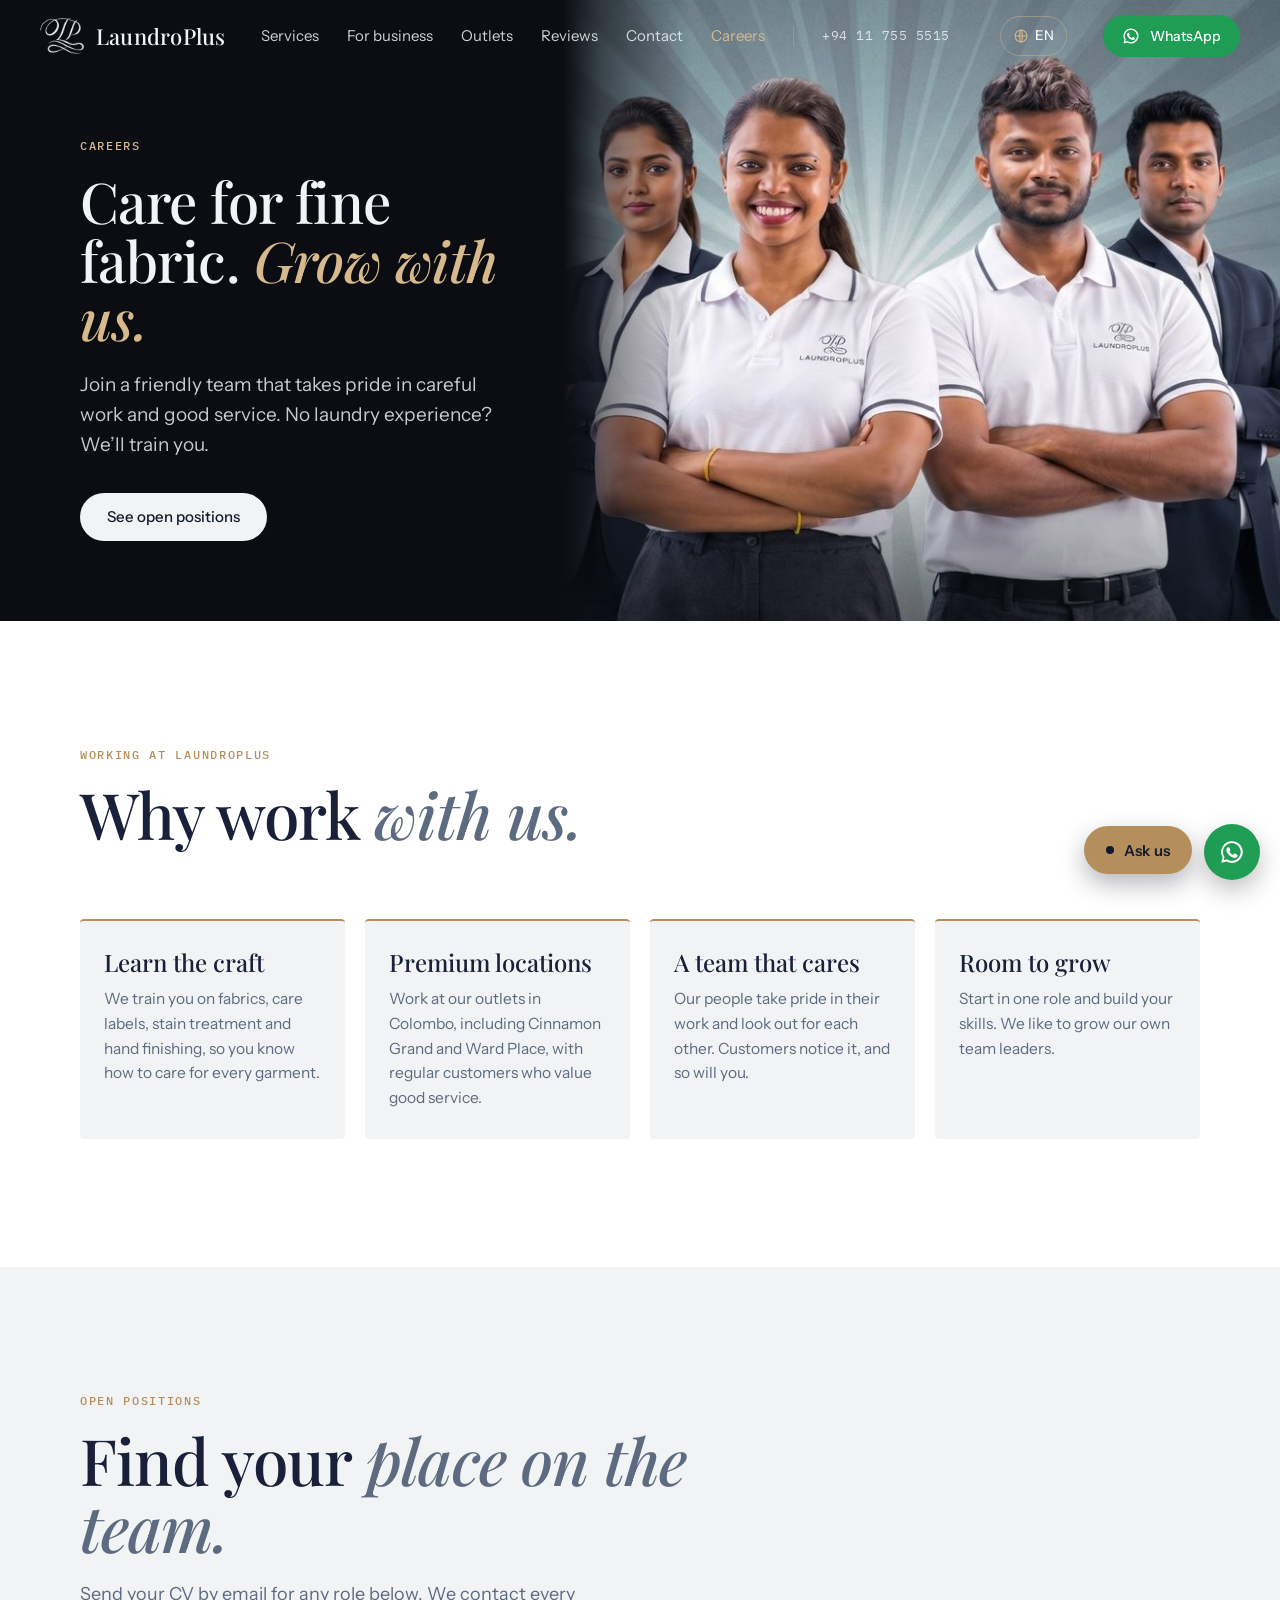
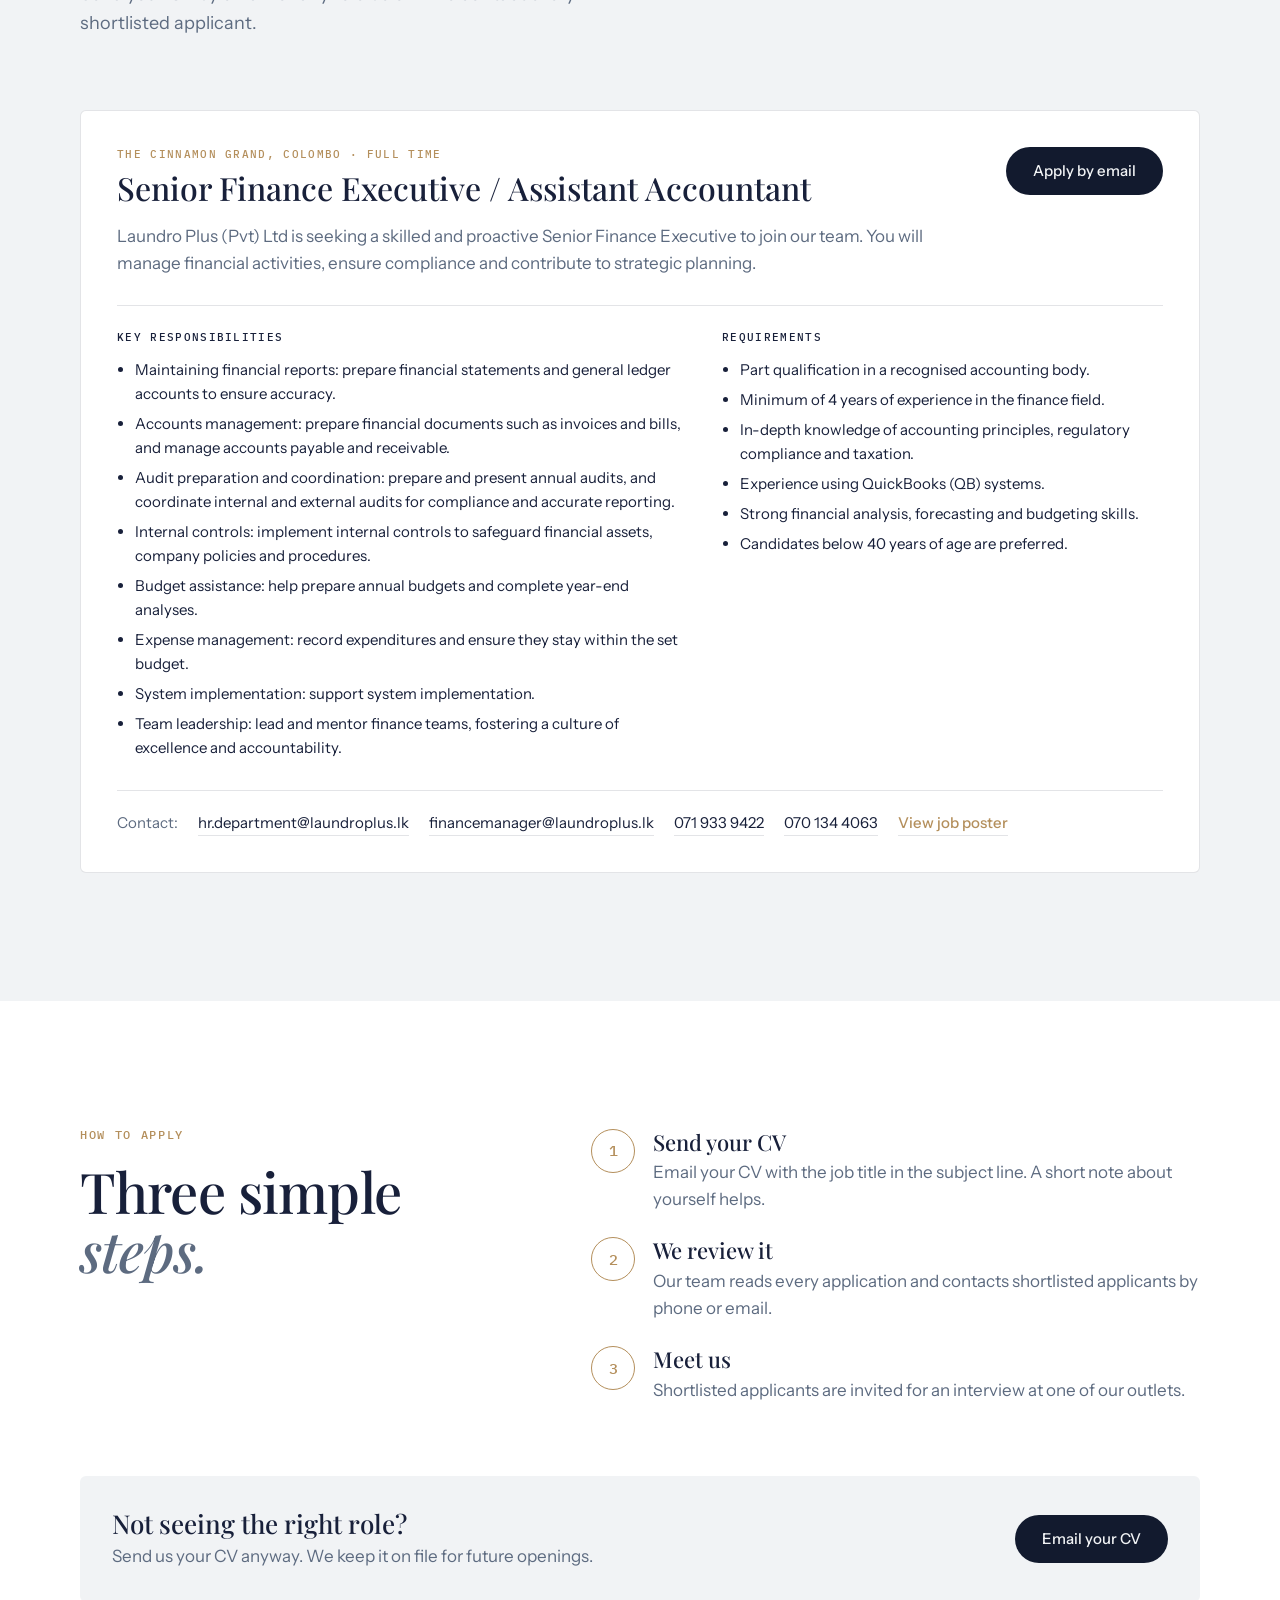
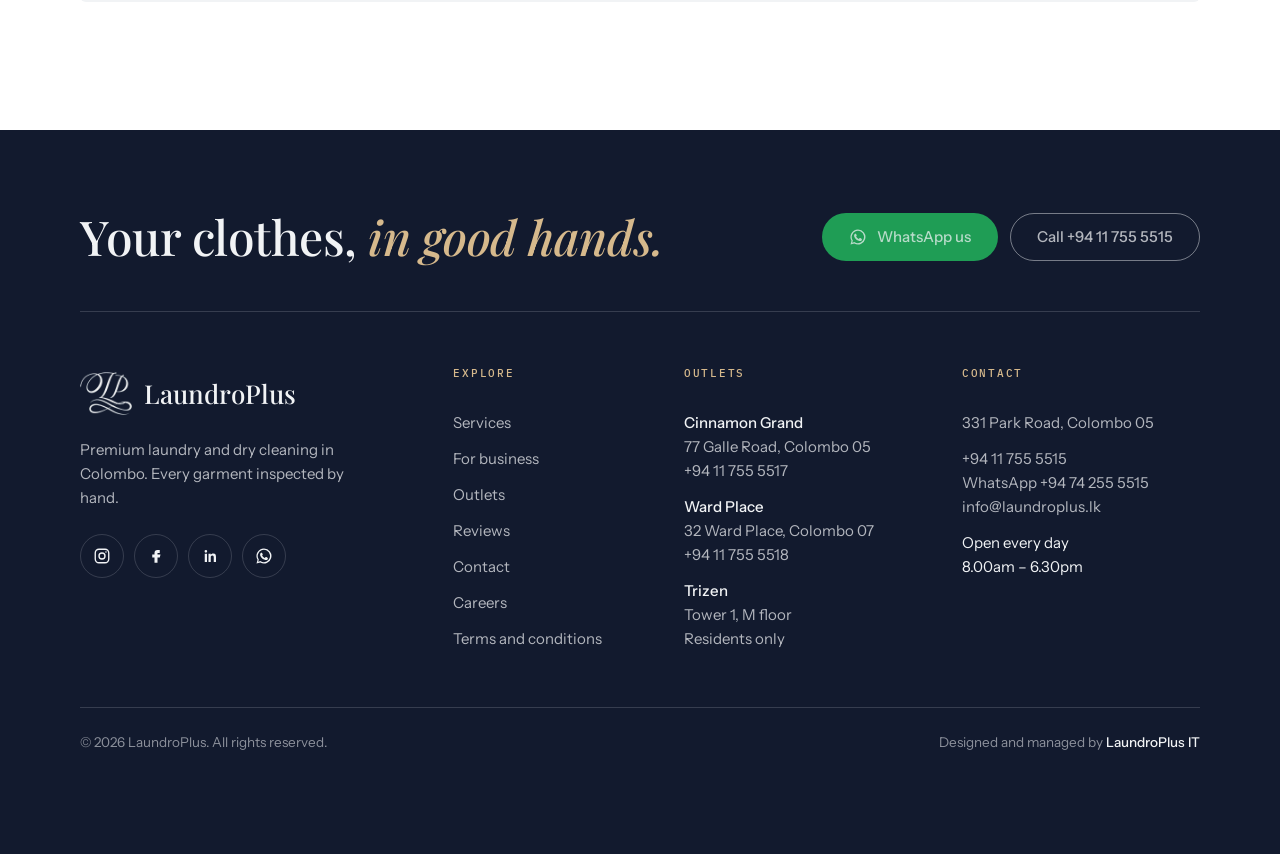
<file: careers.html>
<!doctype html>
<html lang="en">
<head>
<meta charset="utf-8">
<meta name="viewport" content="width=device-width, initial-scale=1">
<title>Careers | LaundroPlus Colombo</title>
<meta name="description" content="Work with LaundroPlus, a premium laundry and dry cleaning service in Colombo. See open positions and send your CV.">
<meta property="og:title" content="Careers at LaundroPlus">
<meta property="og:description" content="Join the team behind every finish. Open positions at LaundroPlus outlets in Colombo.">
<meta property="og:image" content="img/hero-lion.jpg">
<meta name="theme-color" content="#121a2e">
<link rel="icon" type="image/png" href="img/favicon.png">
<link rel="preconnect" href="https://fonts.googleapis.com">
<link rel="preconnect" href="https://fonts.gstatic.com" crossorigin>
<link href="https://fonts.googleapis.com/css2?family=Playfair+Display:ital,wght@0,400..700;1,400..600&family=Instrument+Sans:wght@400;500;600&family=IBM+Plex+Mono:wght@400;500&display=swap" rel="stylesheet">
<link rel="stylesheet" href="styles.css?v=202610211243">
<script>
  // Set motion flags before first paint so nothing flashes
  (function () {
    var d = document.documentElement;
    var reduce = window.matchMedia('(prefers-reduced-motion: reduce)').matches;
    if (reduce) return;
    d.classList.add('motion');
  })();
</script>
</head>
<body>

<!-- Care-symbol sprite: the visual language of the whole site -->
<svg width="0" height="0" style="position:absolute" aria-hidden="true">
  <defs>
    <symbol id="ic-wash" viewBox="0 0 48 48"><path d="M5 15c4.5-4 9-4 13.5 0s9 4 13.5 0 7.5-4 11 -1" fill="none" pathLength="1"/><path d="M5 15l4.5 23h29L43 14" fill="none" pathLength="1"/></symbol>
    <symbol id="ic-dry" viewBox="0 0 48 48"><circle cx="24" cy="24" r="17" fill="none" pathLength="1"/><text x="24" y="31" text-anchor="middle" font-family="Instrument Sans, sans-serif" font-size="20" font-weight="500" fill="currentColor" stroke="none">P</text></symbol>
    <symbol id="ic-iron" viewBox="0 0 48 48"><path d="M5 35h38c0-10-6-16-17-16H15" fill="none" pathLength="1"/><path d="M15 19c0-4 2-6 6-6h12" fill="none" pathLength="1"/><circle cx="18" cy="28" r="1.6" fill="currentColor" stroke="none"/><circle cx="25" cy="28" r="1.6" fill="currentColor" stroke="none"/><circle cx="32" cy="28" r="1.6" fill="currentColor" stroke="none"/></symbol>
    <symbol id="ic-stain" viewBox="0 0 48 48"><path d="M24 7l19 32H5z" fill="none" pathLength="1"/><path d="M19 32l10-14M25 32l6-9" fill="none" pathLength="1"/></symbol>
    <symbol id="ic-express" viewBox="0 0 48 48"><path d="M5 15c4.5-4 9-4 13.5 0s9 4 13.5 0 7.5-4 11 -1" fill="none" pathLength="1"/><path d="M5 15l4.5 23h29L43 14" fill="none" pathLength="1"/><text x="24" y="33" text-anchor="middle" font-family="IBM Plex Mono, monospace" font-size="11" font-weight="500" fill="currentColor" stroke="none">3H</text></symbol>
    <symbol id="ic-urgent" viewBox="0 0 48 48"><path d="M5 35h38c0-10-6-16-17-16H15" fill="none" pathLength="1"/><path d="M15 19c0-4 2-6 6-6h12" fill="none" pathLength="1"/><path d="M27 23v6" fill="none" pathLength="1"/><circle cx="27" cy="32" r="0.6" fill="none" pathLength="1"/></symbol>
    <symbol id="ic-inspect" viewBox="0 0 48 48"><circle cx="20" cy="20" r="12" fill="none" pathLength="1"/><path d="M29 29l12 12" fill="none" pathLength="1"/><path d="M13 17h14M13 22h14M17 12v16M23 12v16" fill="none" pathLength="1" stroke-width="1" opacity=".55"/></symbol>
    <symbol id="ic-hanger" viewBox="0 0 48 48"><path d="M21 12a3.5 3.5 0 1 1 3.5 3.5V19" fill="none" pathLength="1"/><path d="M24.5 19L6 33h37z" fill="none" pathLength="1"/></symbol>
    <symbol id="ic-wa" viewBox="0 0 24 24"><path fill="currentColor" stroke="none" d="M12 2a10 10 0 0 0-8.6 15.1L2 22l5-1.3A10 10 0 1 0 12 2zm0 18.2c-1.6 0-3.1-.4-4.4-1.2l-.3-.2-3 .8.8-2.9-.2-.3A8.2 8.2 0 1 1 12 20.2zm4.5-6.1c-.2-.1-1.5-.7-1.7-.8-.2-.1-.4-.1-.6.1l-.8 1c-.1.2-.3.2-.5.1a6.7 6.7 0 0 1-3.3-2.9c-.3-.4.3-.4.7-1.3.1-.2 0-.3 0-.4l-.8-1.8c-.2-.5-.4-.4-.6-.4h-.5c-.2 0-.4.1-.7.3-.2.3-.9.9-.9 2.2s.9 2.5 1 2.7c.1.2 1.8 2.8 4.4 3.9 1.6.7 2.3.8 3.1.6.5-.1 1.5-.6 1.7-1.2.2-.6.2-1.1.2-1.2-.1-.1-.3-.2-.5-.3z"/></symbol>
  </defs>
</svg>

<a class="skip" href="#main">Skip to content</a>


<header class="nav" id="top">
  <div class="nav__inner">
    <a class="brand" href="index.html" aria-label="LaundroPlus home">
      <img src="img/logo.png" alt="" width="44" height="44">
      <span>LaundroPlus</span>
    </a>
    <nav class="nav__links" id="menu" aria-label="Main">
      <a href="index.html#services" data-i18n="nav_services">Services</a>
      <a href="index.html#business" data-i18n="nav_business">For business</a>
      <a href="index.html#outlets" data-i18n="nav_outlets">Outlets</a>
      <a href="index.html#reviews" data-i18n="nav_reviews">Reviews</a>
      <a href="index.html#contact" data-i18n="nav_contact">Contact</a>
      <a href="careers.html" aria-current="page" data-i18n="nav_careers">Careers</a>
      <a class="nav__tel" href="tel:+94117555515">+94 11 755 5515</a>
    </nav>
    <a class="btn btn--wa nav__wa" href="https://wa.me/94742555515" target="_blank" rel="noopener">
      <svg width="18" height="18"><use href="#ic-wa"/></svg> <span data-i18n="nav_wa">WhatsApp</span>
    </a>
    <a class="nav__call" href="tel:+94117555515" aria-label="Call LaundroPlus on +94 11 755 5515">
      <svg width="16" height="16" viewBox="0 0 24 24" aria-hidden="true"><path d="M6.6 10.8a15.2 15.2 0 0 0 6.6 6.6l2.2-2.2a1 1 0 0 1 1-.25 11.4 11.4 0 0 0 3.6.57 1 1 0 0 1 1 1V20a1 1 0 0 1-1 1A17 17 0 0 1 3 4a1 1 0 0 1 1-1h3.5a1 1 0 0 1 1 1c0 1.25.2 2.45.57 3.6a1 1 0 0 1-.25 1z" fill="currentColor"/></svg>
      <span data-i18n="nav_call">Call</span>
    </a>
    <button class="nav__toggle" aria-expanded="false" aria-controls="menu" aria-label="Open menu"><span></span><span></span></button>
  </div>
</header>

<main id="main">

  <!-- CAREERS HERO -->
  <section class="page-hero page-hero--team" aria-labelledby="careers-title">
    <picture class="page-hero__img"><source media="(max-width:760px)" srcset="img/careers-team-sm.jpg"><img src="img/careers-team.jpg" alt="Four members of the LaundroPlus team in uniform" fetchpriority="high"></picture>
    <div class="page-hero__content wrap">
      <p class="eyebrow" data-i18n="nav_careers">Careers</p>
      <h1 id="careers-title">Care for fine fabric. <em>Grow with us.</em></h1>
      <p class="page-hero__lede">Join a friendly team that takes pride in careful work and good service. No laundry experience? We’ll train you.</p>
      <a class="btn btn--light" href="#openings">See open positions</a>
    </div>
  </section>

  <!-- WHY WORK HERE -->
  <section class="section perks" aria-labelledby="perks-title">
    <div class="wrap">
      <header class="section__head">
        <p class="eyebrow eyebrow--dark">Working at LaundroPlus</p>
        <h2 id="perks-title">Why work <em>with us.</em></h2>
      </header>
      <div class="perks__grid">
        <article class="perk"><h3>Learn the craft</h3><p>We train you on fabrics, care labels, stain treatment and hand finishing, so you know how to care for every garment.</p></article>
        <article class="perk"><h3>Premium locations</h3><p>Work at our outlets in Colombo, including Cinnamon Grand and Ward Place, with regular customers who value good service.</p></article>
        <article class="perk"><h3>A team that cares</h3><p>Our people take pride in their work and look out for each other. Customers notice it, and so will you.</p></article>
        <article class="perk"><h3>Room to grow</h3><p>Start in one role and build your skills. We like to grow our own team leaders.</p></article>
      </div>
    </div>
  </section>

  <!-- OPEN POSITIONS: edit the JOBS list near the bottom of this file -->
  <section class="section openings" id="openings" aria-labelledby="openings-title">
    <div class="wrap">
      <header class="section__head">
        <p class="eyebrow eyebrow--dark">Open positions</p>
        <h2 id="openings-title">Find your <em>place on the team.</em></h2>
        <p class="section__lede">Send your CV by email for any role below. We contact every shortlisted applicant.</p>
      </header>
      <div class="jobs" id="jobs"></div>
      <p class="jobs__empty" id="jobs-empty" hidden>There are no open positions right now. Send us your CV and we will contact you when a role opens.</p>
    </div>
  </section>

  <!-- HOW TO APPLY -->
  <section class="section apply" aria-labelledby="apply-title">
    <div class="wrap apply__grid">
      <div>
        <p class="eyebrow eyebrow--dark">How to apply</p>
        <h2 id="apply-title">Three simple <em>steps.</em></h2>
      </div>
      <ol class="apply-steps">
        <li><span class="apply-steps__n">1</span><div><h3>Send your CV</h3><p>Email your CV with the job title in the subject line. A short note about yourself helps.</p></div></li>
        <li><span class="apply-steps__n">2</span><div><h3>We review it</h3><p>Our team reads every application and contacts shortlisted applicants by phone or email.</p></div></li>
        <li><span class="apply-steps__n">3</span><div><h3>Meet us</h3><p>Shortlisted applicants are invited for an interview at one of our outlets.</p></div></li>
      </ol>
    </div>
    <div class="wrap">
      <div class="apply__cta">
        <div>
          <h3>Not seeing the right role?</h3>
          <p>Send us your CV anyway. We keep it on file for future openings.</p>
        </div>
        <a class="btn btn--dark" id="general-apply" href="mailto:hr.department@laundroplus.lk">Email your CV</a>
      </div>
    </div>
  </section>
</main>


<footer class="footer">
  <div class="wrap">
    <div class="footer__top">
      <p class="footer__line" data-i18n="foot_line">Your clothes, <em>in good hands.</em></p>
      <div class="footer__cta">
        <a class="btn btn--wa" href="https://wa.me/94742555515" target="_blank" rel="noopener"><svg width="18" height="18" aria-hidden="true"><use href="#ic-wa"/></svg> <span data-i18n="foot_wa">WhatsApp us</span></a>
        <a class="btn btn--ghost" href="tel:+94117555515" data-i18n="foot_call">Call +94 11 755 5515</a>
      </div>
    </div>

    <div class="footer__grid">
      <div class="footer__brand">
        <a class="footer__logo" href="index.html" aria-label="LaundroPlus home">
          <img src="img/logo.png" alt="" width="52" height="52"><span>LaundroPlus</span>
        </a>
        <p data-i18n="foot_about">Premium laundry and dry cleaning in Colombo. Every garment inspected by hand.</p>
        <div class="footer__social">
          <a href="https://www.instagram.com/laundropluslaundry/" target="_blank" rel="noopener" aria-label="LaundroPlus on Instagram">
            <svg viewBox="0 0 24 24" width="18" height="18" aria-hidden="true"><rect x="3" y="3" width="18" height="18" rx="5" fill="none" stroke="currentColor" stroke-width="1.8"/><circle cx="12" cy="12" r="4" fill="none" stroke="currentColor" stroke-width="1.8"/><circle cx="17.3" cy="6.7" r="1.1" fill="currentColor"/></svg>
          </a>
          <a href="https://web.facebook.com/people/Laundro-Plus-Laundry/61561890026233/" target="_blank" rel="noopener" aria-label="LaundroPlus on Facebook">
            <svg viewBox="0 0 24 24" width="18" height="18" aria-hidden="true"><path d="M14 8h3V4h-3a4 4 0 0 0-4 4v2H7v4h3v7h4v-7h3l1-4h-4V8z" fill="currentColor"/></svg>
          </a>
          <a href="https://www.linkedin.com/company/laundro-plus-laundry" target="_blank" rel="noopener" aria-label="LaundroPlus on LinkedIn">
            <svg viewBox="0 0 24 24" width="18" height="18" aria-hidden="true"><path d="M5 9h3v11H5zM6.5 4a1.75 1.75 0 1 1 0 3.5 1.75 1.75 0 0 1 0-3.5zM10 9h3v1.6c.5-.9 1.7-1.8 3.4-1.8 3.2 0 3.6 2.1 3.6 4.8V20h-3v-5.6c0-1.4 0-3-1.9-3s-2.1 1.4-2.1 2.9V20h-3z" fill="currentColor"/></svg>
          </a>
          <a href="https://wa.me/94742555515" target="_blank" rel="noopener" aria-label="LaundroPlus on WhatsApp">
            <svg width="18" height="18" aria-hidden="true"><use href="#ic-wa"/></svg>
          </a>
        </div>
      </div>

      <nav class="footer__col" aria-label="Footer">
        <p class="footer__head" data-i18n="explore">Explore</p>
        <a href="index.html#services" data-i18n="nav_services">Services</a>
        <a href="index.html#business" data-i18n="nav_business">For business</a>
        <a href="index.html#outlets" data-i18n="nav_outlets">Outlets</a>
        <a href="index.html#reviews" data-i18n="nav_reviews">Reviews</a>
        <a href="index.html#contact" data-i18n="nav_contact">Contact</a>
        <a href="careers.html" data-i18n="nav_careers">Careers</a>
        <a href="terms.html" data-i18n="terms">Terms and conditions</a>
      </nav>

      <div class="footer__col">
        <p class="footer__head" data-i18n="nav_outlets">Outlets</p>
        <p><strong>Cinnamon Grand</strong><br>77 Galle Road, Colombo 05<br><a href="tel:+94117555517">+94 11 755 5517</a></p>
        <p><strong>Ward Place</strong><br>32 Ward Place, Colombo 07<br><a href="tel:+94117555518">+94 11 755 5518</a></p>
        <p><strong>Trizen</strong><br>Tower 1, M floor<br>Residents only</p>
      </div>

      <div class="footer__col">
        <p class="footer__head" data-i18n="nav_contact">Contact</p>
        <p>331 Park Road, Colombo 05</p>
        <p><a href="tel:+94117555515">+94 11 755 5515</a><br><a href="https://wa.me/94742555515" target="_blank" rel="noopener">WhatsApp +94 74 255 5515</a><br><a href="mailto:info@laundroplus.lk">info@laundroplus.lk</a></p>
        <p class="footer__hours" data-i18n="open_every">Open every day<br>8.00am – 6.30pm</p>
      </div>
    </div>

    <div class="footer__base">
      <p data-i18n="rights">© <span id="year">2026</span> LaundroPlus. All rights reserved.</p>
      <p data-i18n="designed">Designed and managed by <strong>LaundroPlus IT</strong></p>
    </div>
  </div>
</footer>

<a class="fab" href="https://wa.me/94742555515" target="_blank" rel="noopener" aria-label="Chat on WhatsApp"><svg width="26" height="26"><use href="#ic-wa"/></svg></a>

<script>
  // ===== EDIT YOUR JOBS HERE =====
  // Email that receives general CVs (the "Email your CV" button):
  const CAREERS_EMAIL = 'hr.department@laundroplus.lk';

  // One block per job, from { to },  Delete a whole block to remove a job; copy a block to add one.
  // Optional per job: email (where applications go), cc (a second email), phones, poster (image in the img folder).
  // Add the line  example: true,  to show a yellow "Example" label while you are drafting.
  // If the list is empty, the page shows "There are no open positions right now".
  const JOBS = [
    {
      title: 'Senior Finance Executive / Assistant Accountant',
      outlet: 'The Cinnamon Grand, Colombo',
      type: 'Full time',
      summary: 'Laundro Plus (Pvt) Ltd is seeking a skilled and proactive Senior Finance Executive to join our team. You will manage financial activities, ensure compliance and contribute to strategic planning.',
      responsibilities: [
        'Maintaining financial reports: prepare financial statements and general ledger accounts to ensure accuracy.',
        'Accounts management: prepare financial documents such as invoices and bills, and manage accounts payable and receivable.',
        'Audit preparation and coordination: prepare and present annual audits, and coordinate internal and external audits for compliance and accurate reporting.',
        'Internal controls: implement internal controls to safeguard financial assets, company policies and procedures.',
        'Budget assistance: help prepare annual budgets and complete year-end analyses.',
        'Expense management: record expenditures and ensure they stay within the set budget.',
        'System implementation: support system implementation.',
        'Team leadership: lead and mentor finance teams, fostering a culture of excellence and accountability.',
      ],
      needs: [
        'Part qualification in a recognised accounting body.',
        'Minimum of 4 years of experience in the finance field.',
        'In-depth knowledge of accounting principles, regulatory compliance and taxation.',
        'Experience using QuickBooks (QB) systems.',
        'Strong financial analysis, forecasting and budgeting skills.',
        'Candidates below 40 years of age are preferred.',
      ],
      email: 'hr.department@laundroplus.lk',
      cc: 'financemanager@laundroplus.lk',
      phones: ['071 933 9422', '070 134 4063'],
      poster: 'img/job-senior-finance-executive.jpg',
    },
  ];
  // ===== END OF JOB LIST =====

  (() => {
    const list = document.getElementById('jobs');
    const mail = (to, subject, body, cc) =>
      `mailto:${to}?${cc ? `cc=${encodeURIComponent(cc)}&` : ''}subject=${encodeURIComponent(subject)}&body=${encodeURIComponent(body)}`;
    const body = (title) => `Hello LaundroPlus,\n\nI would like to apply for ${title}. My CV is attached.\n\nName:\nPhone:\n\nThank you.`;
    const tel = (n) => `tel:+94${n.replace(/\D/g, '').replace(/^0/, '')}`;
    const addList = (parent, heading, items) => {
      if (!items || !items.length) return;
      const box = document.createElement('div');
      box.className = 'job__list';
      const h = document.createElement('h4');
      h.textContent = heading;
      const ul = document.createElement('ul');
      for (const t of items) { const li = document.createElement('li'); li.textContent = t; ul.appendChild(li); }
      box.append(h, ul);
      parent.appendChild(box);
    };

    if (!JOBS.length) document.getElementById('jobs-empty').hidden = false;
    for (const job of JOBS) {
      const to = job.email || CAREERS_EMAIL;
      const el = document.createElement('article');
      el.className = 'job';
      el.innerHTML = `
        <div class="job__head">
          <div>
            <p class="job__meta"></p>
            <h3></h3>
          </div>
          <a class="btn btn--dark job__apply">Apply by email</a>
        </div>
        <p class="job__summary"></p>
        <div class="job__lists"></div>
        <div class="job__contact"></div>`;
      el.querySelector('h3').textContent = job.title;
      el.querySelector('.job__meta').textContent = `${job.outlet} · ${job.type}`;
      el.querySelector('.job__summary').textContent = job.summary;
      const lists = el.querySelector('.job__lists');
      addList(lists, 'Key responsibilities', job.responsibilities);
      addList(lists, 'Requirements', job.needs);

      const apply = el.querySelector('.job__apply');
      apply.href = mail(to, `Application: ${job.title}`, body(job.title), job.cc);
      apply.setAttribute('aria-label', `Apply by email for ${job.title}`);

      // Contact line: emails, phone numbers and the original poster
      const contact = el.querySelector('.job__contact');
      const parts = [];
      for (const e of [to, job.cc].filter(Boolean)) {
        const a = document.createElement('a'); a.href = `mailto:${e}`; a.textContent = e; parts.push(a);
      }
      for (const p of job.phones || []) {
        const a = document.createElement('a'); a.href = tel(p); a.textContent = p; parts.push(a);
      }
      if (job.poster) {
        const a = document.createElement('a'); a.href = job.poster; a.target = '_blank'; a.rel = 'noopener';
        a.textContent = 'View job poster'; a.className = 'job__poster'; parts.push(a);
      }
      if (parts.length) {
        const label = document.createElement('span'); label.textContent = 'Contact:';
        contact.append(label, ...parts);
      } else {
        contact.remove();
      }

      if (job.example) {
        const tag = document.createElement('span');
        tag.className = 'job__example';
        tag.textContent = 'Example: edit before publishing';
        el.prepend(tag);
      }
      list.appendChild(el);
    }
    document.getElementById('general-apply').href = mail(CAREERS_EMAIL, 'CV for future openings', body('a future role'));
  })();
</script>

<script src="i18n.js?v=202610211226"></script>
<script src="script.js?v=202610211243"></script>
<!-- Font switcher: loads only when previewing on this computer, never on the live website -->
<script>if (location.hostname === 'localhost') { var s = document.createElement('script'); s.src = 'font-switcher.js'; document.body.appendChild(s); }</script>
<script src="chat.js?v=202610211226" data-endpoint="https://laundroplus-agent.laundroplus-agent.workers.dev/chat"></script>
</body>
</html>
</file>
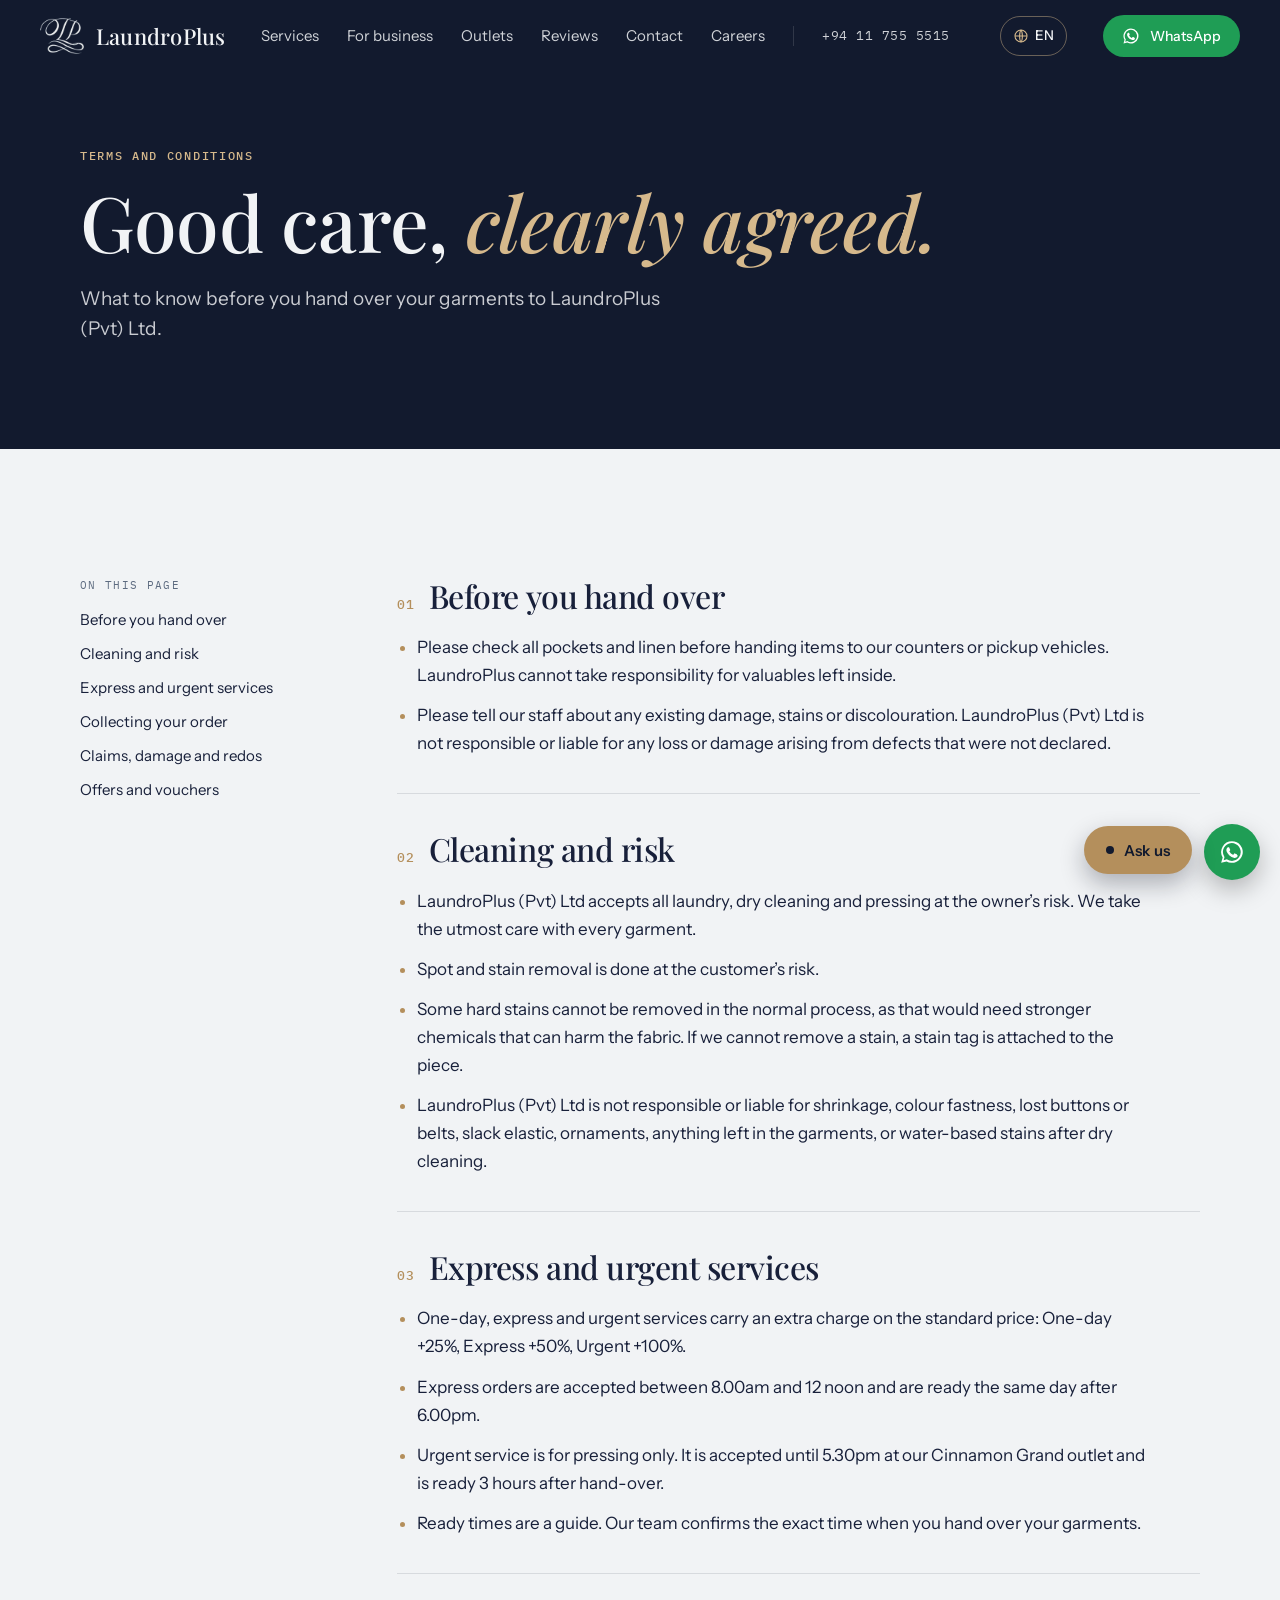
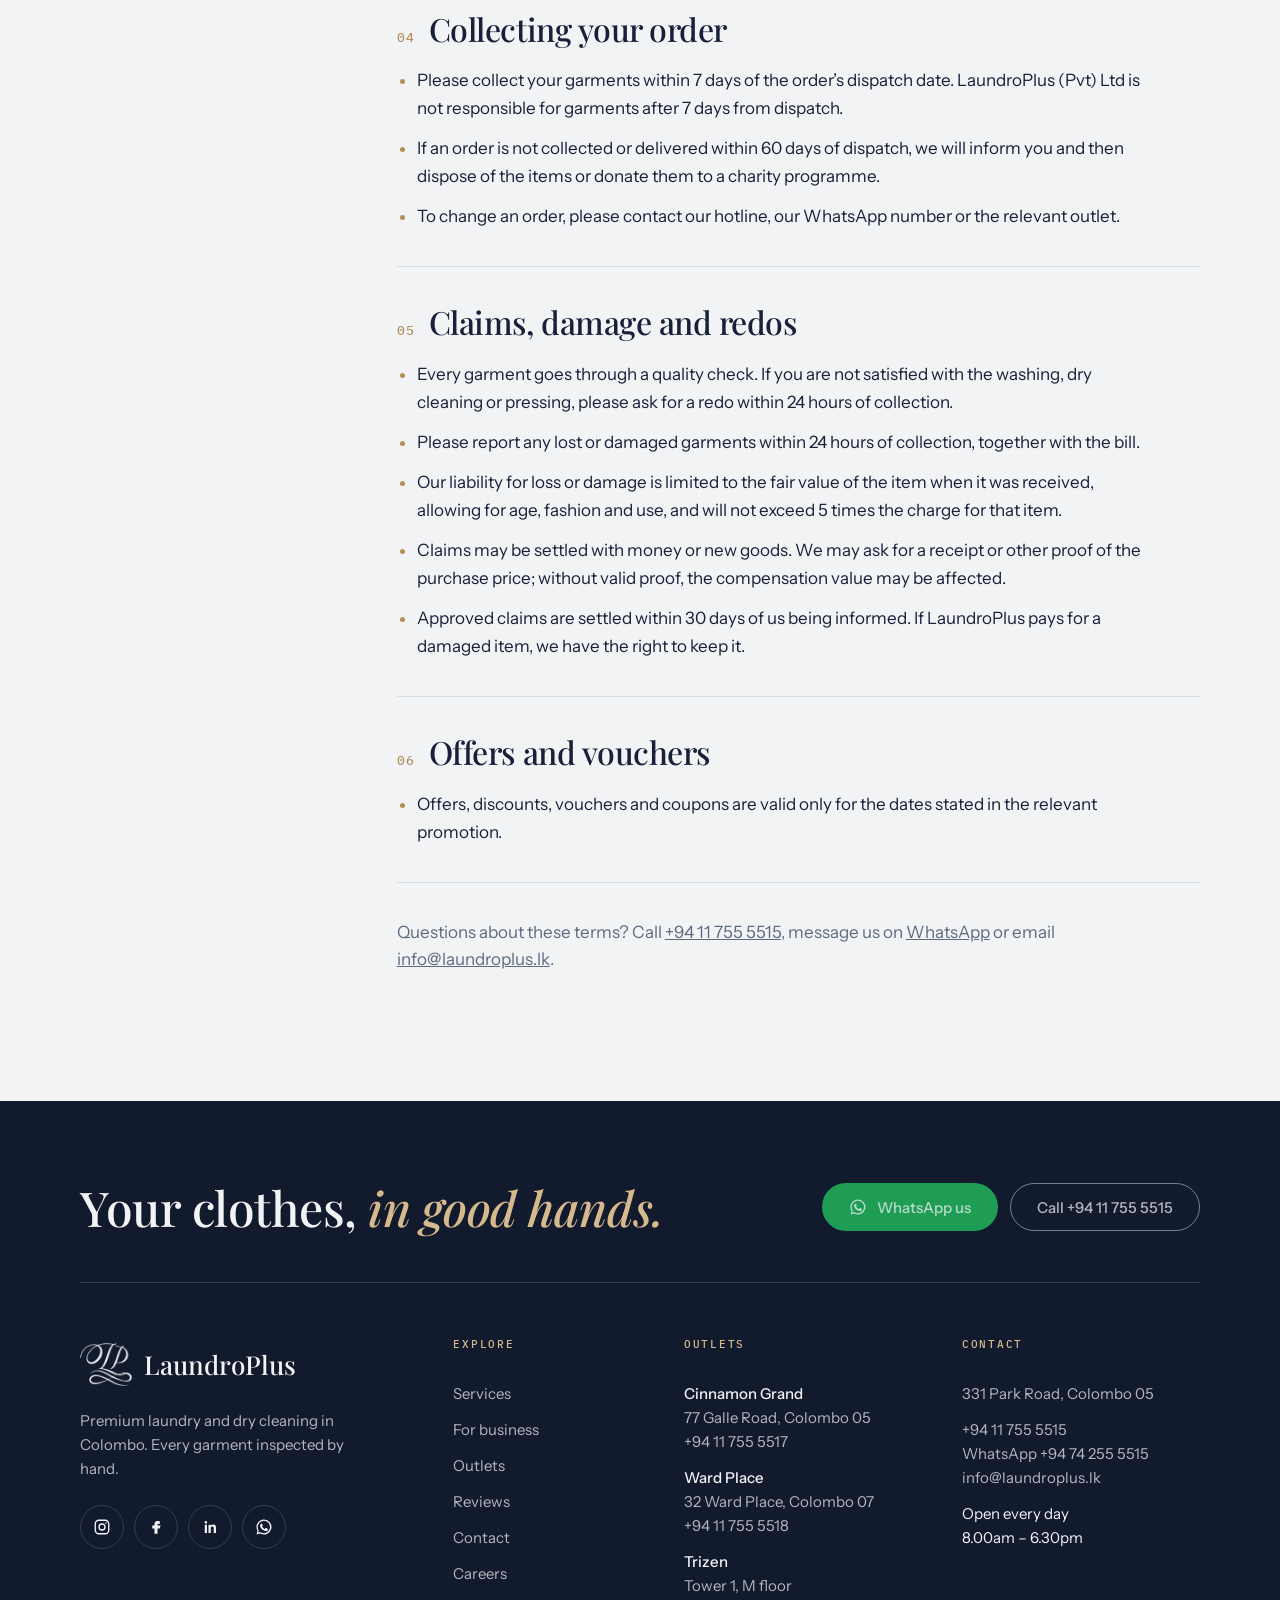
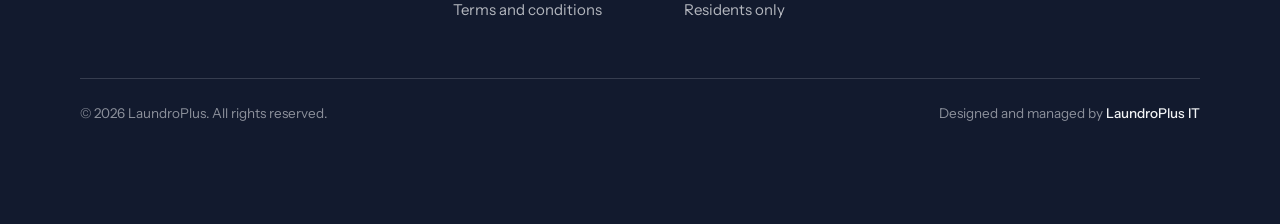
<file: terms.html>
<!doctype html>
<html lang="en">
<head>
<meta charset="utf-8">
<meta name="viewport" content="width=device-width, initial-scale=1">
<title>Terms and Conditions | LaundroPlus Colombo</title>
<meta name="description" content="Terms and conditions for LaundroPlus laundry, dry cleaning and pressing services in Colombo: collection, claims, redos, stains and express services.">
<meta property="og:title" content="LaundroPlus Terms and Conditions">
<meta property="og:description" content="What to know before you hand over your garments at LaundroPlus.">
<meta property="og:image" content="img/hero-lion.jpg">
<meta name="theme-color" content="#121a2e">
<link rel="icon" type="image/png" href="img/favicon.png">
<link rel="preconnect" href="https://fonts.googleapis.com">
<link rel="preconnect" href="https://fonts.gstatic.com" crossorigin>
<link href="https://fonts.googleapis.com/css2?family=Playfair+Display:ital,wght@0,400..700;1,400..600&family=Instrument+Sans:wght@400;500;600&family=IBM+Plex+Mono:wght@400;500&display=swap" rel="stylesheet">
<link rel="stylesheet" href="styles.css?v=202610211243">
<script>
  // Set motion flags before first paint so nothing flashes
  (function () {
    var d = document.documentElement;
    var reduce = window.matchMedia('(prefers-reduced-motion: reduce)').matches;
    if (reduce) return;
    d.classList.add('motion');
  })();
</script>
</head>
<body>

<!-- Care-symbol sprite: the visual language of the whole site -->
<svg width="0" height="0" style="position:absolute" aria-hidden="true">
  <defs>
    <symbol id="ic-wash" viewBox="0 0 48 48"><path d="M5 15c4.5-4 9-4 13.5 0s9 4 13.5 0 7.5-4 11 -1" fill="none" pathLength="1"/><path d="M5 15l4.5 23h29L43 14" fill="none" pathLength="1"/></symbol>
    <symbol id="ic-dry" viewBox="0 0 48 48"><circle cx="24" cy="24" r="17" fill="none" pathLength="1"/><text x="24" y="31" text-anchor="middle" font-family="Instrument Sans, sans-serif" font-size="20" font-weight="500" fill="currentColor" stroke="none">P</text></symbol>
    <symbol id="ic-iron" viewBox="0 0 48 48"><path d="M5 35h38c0-10-6-16-17-16H15" fill="none" pathLength="1"/><path d="M15 19c0-4 2-6 6-6h12" fill="none" pathLength="1"/><circle cx="18" cy="28" r="1.6" fill="currentColor" stroke="none"/><circle cx="25" cy="28" r="1.6" fill="currentColor" stroke="none"/><circle cx="32" cy="28" r="1.6" fill="currentColor" stroke="none"/></symbol>
    <symbol id="ic-stain" viewBox="0 0 48 48"><path d="M24 7l19 32H5z" fill="none" pathLength="1"/><path d="M19 32l10-14M25 32l6-9" fill="none" pathLength="1"/></symbol>
    <symbol id="ic-express" viewBox="0 0 48 48"><path d="M5 15c4.5-4 9-4 13.5 0s9 4 13.5 0 7.5-4 11 -1" fill="none" pathLength="1"/><path d="M5 15l4.5 23h29L43 14" fill="none" pathLength="1"/><text x="24" y="33" text-anchor="middle" font-family="IBM Plex Mono, monospace" font-size="11" font-weight="500" fill="currentColor" stroke="none">3H</text></symbol>
    <symbol id="ic-urgent" viewBox="0 0 48 48"><path d="M5 35h38c0-10-6-16-17-16H15" fill="none" pathLength="1"/><path d="M15 19c0-4 2-6 6-6h12" fill="none" pathLength="1"/><path d="M27 23v6" fill="none" pathLength="1"/><circle cx="27" cy="32" r="0.6" fill="none" pathLength="1"/></symbol>
    <symbol id="ic-inspect" viewBox="0 0 48 48"><circle cx="20" cy="20" r="12" fill="none" pathLength="1"/><path d="M29 29l12 12" fill="none" pathLength="1"/><path d="M13 17h14M13 22h14M17 12v16M23 12v16" fill="none" pathLength="1" stroke-width="1" opacity=".55"/></symbol>
    <symbol id="ic-hanger" viewBox="0 0 48 48"><path d="M21 12a3.5 3.5 0 1 1 3.5 3.5V19" fill="none" pathLength="1"/><path d="M24.5 19L6 33h37z" fill="none" pathLength="1"/></symbol>
    <symbol id="ic-wa" viewBox="0 0 24 24"><path fill="currentColor" stroke="none" d="M12 2a10 10 0 0 0-8.6 15.1L2 22l5-1.3A10 10 0 1 0 12 2zm0 18.2c-1.6 0-3.1-.4-4.4-1.2l-.3-.2-3 .8.8-2.9-.2-.3A8.2 8.2 0 1 1 12 20.2zm4.5-6.1c-.2-.1-1.5-.7-1.7-.8-.2-.1-.4-.1-.6.1l-.8 1c-.1.2-.3.2-.5.1a6.7 6.7 0 0 1-3.3-2.9c-.3-.4.3-.4.7-1.3.1-.2 0-.3 0-.4l-.8-1.8c-.2-.5-.4-.4-.6-.4h-.5c-.2 0-.4.1-.7.3-.2.3-.9.9-.9 2.2s.9 2.5 1 2.7c.1.2 1.8 2.8 4.4 3.9 1.6.7 2.3.8 3.1.6.5-.1 1.5-.6 1.7-1.2.2-.6.2-1.1.2-1.2-.1-.1-.3-.2-.5-.3z"/></symbol>
  </defs>
</svg>

<a class="skip" href="#main">Skip to content</a>


<header class="nav" id="top">
  <div class="nav__inner">
    <a class="brand" href="index.html" aria-label="LaundroPlus home">
      <img src="img/logo.png" alt="" width="44" height="44">
      <span>LaundroPlus</span>
    </a>
    <nav class="nav__links" id="menu" aria-label="Main">
      <a href="index.html#services" data-i18n="nav_services">Services</a>
      <a href="index.html#business" data-i18n="nav_business">For business</a>
      <a href="index.html#outlets" data-i18n="nav_outlets">Outlets</a>
      <a href="index.html#reviews" data-i18n="nav_reviews">Reviews</a>
      <a href="index.html#contact" data-i18n="nav_contact">Contact</a>
      <a href="careers.html" data-i18n="nav_careers">Careers</a>
      <a class="nav__tel" href="tel:+94117555515">+94 11 755 5515</a>
    </nav>
    <a class="btn btn--wa nav__wa" href="https://wa.me/94742555515" target="_blank" rel="noopener">
      <svg width="18" height="18"><use href="#ic-wa"/></svg> <span data-i18n="nav_wa">WhatsApp</span>
    </a>
    <a class="nav__call" href="tel:+94117555515" aria-label="Call LaundroPlus on +94 11 755 5515">
      <svg width="16" height="16" viewBox="0 0 24 24" aria-hidden="true"><path d="M6.6 10.8a15.2 15.2 0 0 0 6.6 6.6l2.2-2.2a1 1 0 0 1 1-.25 11.4 11.4 0 0 0 3.6.57 1 1 0 0 1 1 1V20a1 1 0 0 1-1 1A17 17 0 0 1 3 4a1 1 0 0 1 1-1h3.5a1 1 0 0 1 1 1c0 1.25.2 2.45.57 3.6a1 1 0 0 1-.25 1z" fill="currentColor"/></svg>
      <span data-i18n="nav_call">Call</span>
    </a>
    <button class="nav__toggle" aria-expanded="false" aria-controls="menu" aria-label="Open menu"><span></span><span></span></button>
  </div>
</header>

<main id="main">

  <!-- TERMS HERO -->
  <section class="page-hero page-hero--plain" aria-labelledby="terms-title">
    <div class="page-hero__content wrap">
      <p class="eyebrow" data-i18n="terms">Terms and conditions</p>
      <h1 id="terms-title">Good care, <em>clearly agreed.</em></h1>
      <p class="page-hero__lede">What to know before you hand over your garments to LaundroPlus (Pvt) Ltd.</p>
    </div>
  </section>

  <section class="section terms">
    <div class="wrap terms__layout">
      <nav class="terms__toc" aria-label="On this page">
        <p class="mono">On this page</p>
        <a href="#before">Before you hand over</a>
        <a href="#care">Cleaning and risk</a>
        <a href="#speeds">Express and urgent services</a>
        <a href="#collection">Collecting your order</a>
        <a href="#claims">Claims, damage and redos</a>
        <a href="#offers">Offers and vouchers</a>
      </nav>
      <div class="terms__body">
        <section class="terms__block" id="before" aria-labelledby="before-title">
          <h2 id="before-title"><span class="mono">01</span>Before you hand over</h2>
          <ul>
            <li>Please check all pockets and linen before handing items to our counters or pickup vehicles. LaundroPlus cannot take responsibility for valuables left inside.</li>
            <li>Please tell our staff about any existing damage, stains or discolouration. LaundroPlus (Pvt) Ltd is not responsible or liable for any loss or damage arising from defects that were not declared.</li>
          </ul>
        </section>
        <section class="terms__block" id="care" aria-labelledby="care-title">
          <h2 id="care-title"><span class="mono">02</span>Cleaning and risk</h2>
          <ul>
            <li>LaundroPlus (Pvt) Ltd accepts all laundry, dry cleaning and pressing at the owner’s risk. We take the utmost care with every garment.</li>
            <li>Spot and stain removal is done at the customer’s risk.</li>
            <li>Some hard stains cannot be removed in the normal process, as that would need stronger chemicals that can harm the fabric. If we cannot remove a stain, a stain tag is attached to the piece.</li>
            <li>LaundroPlus (Pvt) Ltd is not responsible or liable for shrinkage, colour fastness, lost buttons or belts, slack elastic, ornaments, anything left in the garments, or water-based stains after dry cleaning.</li>
          </ul>
        </section>
        <section class="terms__block" id="speeds" aria-labelledby="speeds-title">
          <h2 id="speeds-title"><span class="mono">03</span>Express and urgent services</h2>
          <ul>
            <li>One-day, express and urgent services carry an extra charge on the standard price: One-day +25%, Express +50%, Urgent +100%.</li>
            <li>Express orders are accepted between 8.00am and 12 noon and are ready the same day after 6.00pm.</li>
            <li>Urgent service is for pressing only. It is accepted until 5.30pm at our Cinnamon Grand outlet and is ready 3 hours after hand-over.</li>
            <li>Ready times are a guide. Our team confirms the exact time when you hand over your garments.</li>
          </ul>
        </section>
        <section class="terms__block" id="collection" aria-labelledby="collection-title">
          <h2 id="collection-title"><span class="mono">04</span>Collecting your order</h2>
          <ul>
            <li>Please collect your garments within 7 days of the order’s dispatch date. LaundroPlus (Pvt) Ltd is not responsible for garments after 7 days from dispatch.</li>
            <li>If an order is not collected or delivered within 60 days of dispatch, we will inform you and then dispose of the items or donate them to a charity programme.</li>
            <li>To change an order, please contact our hotline, our WhatsApp number or the relevant outlet.</li>
          </ul>
        </section>
        <section class="terms__block" id="claims" aria-labelledby="claims-title">
          <h2 id="claims-title"><span class="mono">05</span>Claims, damage and redos</h2>
          <ul>
            <li>Every garment goes through a quality check. If you are not satisfied with the washing, dry cleaning or pressing, please ask for a redo within 24 hours of collection.</li>
            <li>Please report any lost or damaged garments within 24 hours of collection, together with the bill.</li>
            <li>Our liability for loss or damage is limited to the fair value of the item when it was received, allowing for age, fashion and use, and will not exceed 5 times the charge for that item.</li>
            <li>Claims may be settled with money or new goods. We may ask for a receipt or other proof of the purchase price; without valid proof, the compensation value may be affected.</li>
            <li>Approved claims are settled within 30 days of us being informed. If LaundroPlus pays for a damaged item, we have the right to keep it.</li>
          </ul>
        </section>
        <section class="terms__block" id="offers" aria-labelledby="offers-title">
          <h2 id="offers-title"><span class="mono">06</span>Offers and vouchers</h2>
          <ul>
            <li>Offers, discounts, vouchers and coupons are valid only for the dates stated in the relevant promotion.</li>
          </ul>
        </section>
        <p class="terms__contact">Questions about these terms? Call <a href="tel:+94117555515">+94 11 755 5515</a>, message us on <a href="https://wa.me/94742555515" target="_blank" rel="noopener" data-i18n="nav_wa">WhatsApp</a> or email <a href="mailto:info@laundroplus.lk">info@laundroplus.lk</a>.</p>
      </div>
    </div>
  </section>

</main>


<footer class="footer">
  <div class="wrap">
    <div class="footer__top">
      <p class="footer__line" data-i18n="foot_line">Your clothes, <em>in good hands.</em></p>
      <div class="footer__cta">
        <a class="btn btn--wa" href="https://wa.me/94742555515" target="_blank" rel="noopener"><svg width="18" height="18" aria-hidden="true"><use href="#ic-wa"/></svg> <span data-i18n="foot_wa">WhatsApp us</span></a>
        <a class="btn btn--ghost" href="tel:+94117555515" data-i18n="foot_call">Call +94 11 755 5515</a>
      </div>
    </div>

    <div class="footer__grid">
      <div class="footer__brand">
        <a class="footer__logo" href="index.html" aria-label="LaundroPlus home">
          <img src="img/logo.png" alt="" width="52" height="52"><span>LaundroPlus</span>
        </a>
        <p data-i18n="foot_about">Premium laundry and dry cleaning in Colombo. Every garment inspected by hand.</p>
        <div class="footer__social">
          <a href="https://www.instagram.com/laundropluslaundry/" target="_blank" rel="noopener" aria-label="LaundroPlus on Instagram">
            <svg viewBox="0 0 24 24" width="18" height="18" aria-hidden="true"><rect x="3" y="3" width="18" height="18" rx="5" fill="none" stroke="currentColor" stroke-width="1.8"/><circle cx="12" cy="12" r="4" fill="none" stroke="currentColor" stroke-width="1.8"/><circle cx="17.3" cy="6.7" r="1.1" fill="currentColor"/></svg>
          </a>
          <a href="https://web.facebook.com/people/Laundro-Plus-Laundry/61561890026233/" target="_blank" rel="noopener" aria-label="LaundroPlus on Facebook">
            <svg viewBox="0 0 24 24" width="18" height="18" aria-hidden="true"><path d="M14 8h3V4h-3a4 4 0 0 0-4 4v2H7v4h3v7h4v-7h3l1-4h-4V8z" fill="currentColor"/></svg>
          </a>
          <a href="https://www.linkedin.com/company/laundro-plus-laundry" target="_blank" rel="noopener" aria-label="LaundroPlus on LinkedIn">
            <svg viewBox="0 0 24 24" width="18" height="18" aria-hidden="true"><path d="M5 9h3v11H5zM6.5 4a1.75 1.75 0 1 1 0 3.5 1.75 1.75 0 0 1 0-3.5zM10 9h3v1.6c.5-.9 1.7-1.8 3.4-1.8 3.2 0 3.6 2.1 3.6 4.8V20h-3v-5.6c0-1.4 0-3-1.9-3s-2.1 1.4-2.1 2.9V20h-3z" fill="currentColor"/></svg>
          </a>
          <a href="https://wa.me/94742555515" target="_blank" rel="noopener" aria-label="LaundroPlus on WhatsApp">
            <svg width="18" height="18" aria-hidden="true"><use href="#ic-wa"/></svg>
          </a>
        </div>
      </div>

      <nav class="footer__col" aria-label="Footer">
        <p class="footer__head" data-i18n="explore">Explore</p>
        <a href="index.html#services" data-i18n="nav_services">Services</a>
        <a href="index.html#business" data-i18n="nav_business">For business</a>
        <a href="index.html#outlets" data-i18n="nav_outlets">Outlets</a>
        <a href="index.html#reviews" data-i18n="nav_reviews">Reviews</a>
        <a href="index.html#contact" data-i18n="nav_contact">Contact</a>
        <a href="careers.html" data-i18n="nav_careers">Careers</a>
        <a href="terms.html" data-i18n="terms">Terms and conditions</a>
      </nav>

      <div class="footer__col">
        <p class="footer__head" data-i18n="nav_outlets">Outlets</p>
        <p><strong>Cinnamon Grand</strong><br>77 Galle Road, Colombo 05<br><a href="tel:+94117555517">+94 11 755 5517</a></p>
        <p><strong>Ward Place</strong><br>32 Ward Place, Colombo 07<br><a href="tel:+94117555518">+94 11 755 5518</a></p>
        <p><strong>Trizen</strong><br>Tower 1, M floor<br>Residents only</p>
      </div>

      <div class="footer__col">
        <p class="footer__head" data-i18n="nav_contact">Contact</p>
        <p>331 Park Road, Colombo 05</p>
        <p><a href="tel:+94117555515">+94 11 755 5515</a><br><a href="https://wa.me/94742555515" target="_blank" rel="noopener">WhatsApp +94 74 255 5515</a><br><a href="mailto:info@laundroplus.lk">info@laundroplus.lk</a></p>
        <p class="footer__hours" data-i18n="open_every">Open every day<br>8.00am – 6.30pm</p>
      </div>
    </div>

    <div class="footer__base">
      <p data-i18n="rights">© <span id="year">2026</span> LaundroPlus. All rights reserved.</p>
      <p data-i18n="designed">Designed and managed by <strong>LaundroPlus IT</strong></p>
    </div>
  </div>
</footer>

<a class="fab" href="https://wa.me/94742555515" target="_blank" rel="noopener" aria-label="Chat on WhatsApp"><svg width="26" height="26"><use href="#ic-wa"/></svg></a>

<script src="i18n.js?v=202610211226"></script>
<script src="script.js?v=202610211243"></script>
<!-- Font switcher: loads only when previewing on this computer, never on the live website -->
<script>if (location.hostname === 'localhost') { var s = document.createElement('script'); s.src = 'font-switcher.js'; document.body.appendChild(s); }</script>
<script src="chat.js?v=202610211226" data-endpoint="https://laundroplus-agent.laundroplus-agent.workers.dev/chat"></script>
</body>
</html>
</file>
<file: styles.css>
/* LaundroPlus: couture dry-cleaner identity
   Palette: midnight silk, cool linen, steam grey, hanger brass */
:root {
  --midnight: #121a2e;
  --midnight-2: #1c2742;
  --ink: #18203a;
  --linen: #f1f3f5;
  --white: #ffffff;
  --steam: #8b9cb0;
  --steam-dk: #5d6b80;
  --brass: #b48f5c;
  --brass-lt: #d6b98c;
  --line: rgba(24, 32, 58, .12);
  --line-lt: rgba(241, 243, 245, .16);
  --wa: #1f9d55;

  --display: "Playfair Display", Georgia, serif;
  --body: "Instrument Sans", system-ui, sans-serif;
  --mono: "IBM Plex Mono", ui-monospace, monospace;

  --wrap: 1200px;
  --gut: clamp(16px, 4vw, 40px);
  --sec: clamp(72px, 10vw, 128px);
  --ease: cubic-bezier(.2, .7, .2, 1);
}

*, *::before, *::after { box-sizing: border-box; }
html { overflow-x: clip; scroll-behavior: smooth; scroll-padding-top: 72px; }
body {
  margin: 0;
  background: var(--linen);
  color: var(--ink);
  font: 400 17px/1.6 var(--body);
  -webkit-font-smoothing: antialiased;
  overflow-x: hidden;
  overflow-x: clip;
}
img { display: block; max-width: 100%; }
a { color: inherit; }
h1, h2, h3 { margin: 0; font-weight: 500; }
p { margin: 0; }
em { font-style: italic; }

.wrap { width: 100%; max-width: var(--wrap); margin: 0 auto; padding: 0 var(--gut); }
.section { padding: var(--sec) 0; }
.mono { font-family: var(--mono); font-size: 12px; letter-spacing: .08em; text-transform: uppercase; }
.sr-only { position: absolute; width: 1px; height: 1px; overflow: hidden; clip: rect(0 0 0 0); white-space: nowrap; }
.skip { position: absolute; left: 16px; top: -60px; z-index: 100; background: var(--white); padding: 10px 16px; border-radius: 6px; }
.skip:focus { top: 16px; }
:focus-visible { outline: 2px solid var(--brass); outline-offset: 3px; }

.eyebrow {
  font: 500 12px/1 var(--mono);
  letter-spacing: .14em;
  text-transform: uppercase;
  color: var(--brass-lt);
  margin-bottom: 20px;
}
.eyebrow--dark { color: var(--brass); }

/* ---------- Buttons ---------- */
.btn {
  display: inline-flex; align-items: center; justify-content: center; gap: 10px;
  min-height: 48px; padding: 0 26px;
  border-radius: 999px; border: 1px solid transparent;
  font: 500 15px/1 var(--body); text-decoration: none; cursor: pointer;
  transition: background .25s var(--ease), color .25s var(--ease), border-color .25s var(--ease), transform .25s var(--ease);
}
.btn:hover { transform: translateY(-1px); }
.btn--light { background: var(--linen); color: var(--midnight); }
.btn--light:hover { background: var(--white); }
.btn--ghost { border-color: rgba(241, 243, 245, .45); color: var(--linen); }
.btn--ghost:hover { border-color: var(--linen); background: rgba(241, 243, 245, .08); }
.btn--dark { background: var(--midnight); color: var(--linen); }
.btn--dark:hover { background: var(--midnight-2); }
.btn--wa { background: var(--wa); color: #fff; }
.btn--wa:hover { background: #188547; }
.btn--block { width: 100%; }

/* ---------- Nav ---------- */
.nav {
  position: fixed; inset: 0 0 auto; z-index: 50;
  color: var(--linen);
  transition: background .35s var(--ease), box-shadow .35s var(--ease);
}
.nav.is-solid { background: rgba(18, 26, 46, .94); backdrop-filter: blur(10px); box-shadow: 0 1px 0 var(--line-lt); }
.nav__inner {
  max-width: 1360px; margin: 0 auto; padding: 14px var(--gut);
  display: flex; align-items: center; gap: 32px;
}
.brand { display: flex; align-items: center; gap: 12px; text-decoration: none; }
.brand img { width: 44px; height: 44px; object-fit: contain; }
.brand span { font: 500 22px/1 var(--display); letter-spacing: .01em; }
.nav__links { display: flex; align-items: center; gap: 28px; margin-left: auto; }
.nav__links a { text-decoration: none; font-size: 15px; opacity: .85; transition: opacity .2s; }
.nav__links a { white-space: nowrap; }
@media (max-width: 1180px) { .nav__links { gap: 20px; } }
.nav__links a:hover { opacity: 1; }
.nav__tel { font-family: var(--mono); font-size: 13px !important; letter-spacing: .04em; padding-left: 28px; border-left: 1px solid var(--line-lt); }
.nav__wa { min-height: 42px; padding: 0 18px; font-size: 14px; }
.nav__toggle { display: none; }
.nav__call { display: none; }

/* ---------- Hero ---------- */
.hero {
  position: relative; min-height: 100svh; min-height: 100vh;
  display: flex; align-items: center;
  background: #0b0d12; color: var(--linen); overflow: hidden;
}
@supports (min-height: 100svh) { .hero { min-height: 100svh; } }
.hero__slides, .hero__slides picture { position: absolute; inset: 0; }
.hero__slides picture { opacity: 0; transition: opacity 1.6s ease; }
.hero__slides picture.is-active { opacity: 1; }
.hero__slides img { width: 100%; height: 100%; object-fit: cover; object-position: right center; transform: scale(1.03); transition: transform 10s ease-out; }
/* The lion photo is mirrored; aligning it left puts the lion on the right, clear of the headline */
.hero__slide--lion img { object-position: left center; }
.hero__slides .is-active img { transform: scale(1); }
.hero::after {
  content: ""; position: absolute; inset: 0; pointer-events: none;
  background: linear-gradient(180deg, rgba(11, 13, 18, .7) 0%, rgba(11, 13, 18, 0) 22%),
              linear-gradient(90deg, rgba(11, 13, 18, .9) 0%, rgba(11, 13, 18, .62) 42%, rgba(11, 13, 18, 0) 78%),
              linear-gradient(0deg, rgba(11, 13, 18, .55), transparent 35%);
}
.hero__content { position: relative; z-index: 2; padding-top: 120px; padding-bottom: 120px; }
.hero h1 {
  font-family: var(--display);
  font-size: clamp(42px, 6.4vw, 92px);
  line-height: 1.02; letter-spacing: -.01em;
  max-width: 7.4em; /* keeps the headline on three lines, clear of the photo's subject */
}
.hero h1 em { color: var(--brass-lt); }
.hero__lede { max-width: 36ch; margin-top: 28px; font-size: clamp(17px, 1.6vw, 20px); color: rgba(241, 243, 245, .82); }
.hero__cta { display: flex; flex-wrap: wrap; gap: 12px; margin-top: 40px; }

/* Signature: boutique hang tag */
.tag {
  position: absolute; z-index: 3; right: clamp(32px, 7vw, 120px); bottom: clamp(40px, 9vh, 104px);
  width: 252px; rotate: -2deg; transform-origin: 50% -150px;
}
.tag__string { position: absolute; left: 50%; bottom: calc(100% - 22px); width: 40px; height: 160px; margin-left: -20px; overflow: visible; }
.tag__string path { fill: none; stroke: #d9c6a5; stroke-width: 1.6; stroke-linecap: round; }
.tag__card {
  position: relative; padding: 46px 26px 20px;
  background:
    radial-gradient(120% 80% at 30% 0%, rgba(255, 255, 255, .7), transparent 60%),
    repeating-linear-gradient(0deg, rgba(24, 32, 58, .018) 0 1px, transparent 1px 3px),
    #e9edf1;
  color: var(--ink);
  clip-path: polygon(22% 0, 78% 0, 100% 9%, 100% 100%, 0 100%, 0 9%);
  filter: drop-shadow(0 22px 34px rgba(0, 0, 0, .5));
}
.tag__eyelet {
  position: absolute; left: 50%; top: 14px; width: 18px; height: 18px; margin-left: -9px; border-radius: 50%;
  background: #0b0d12;
  box-shadow: 0 0 0 3px var(--brass), 0 0 0 4px rgba(0, 0, 0, .25), inset 0 1px 2px rgba(0, 0, 0, .6);
}
.tag__logo { width: 54px; height: 54px; margin: 0 auto 6px; object-fit: contain; filter: brightness(0); opacity: .82; }
.tag__eyebrow {
  text-align: center; font: 500 10px/1 var(--mono); letter-spacing: .18em; text-transform: uppercase; color: var(--brass);
  padding-bottom: 16px; margin-bottom: 4px; border-bottom: 1px solid var(--line);
}
.tag__list { list-style: none; margin: 0; padding: 0; }
.tag__list li { display: flex; align-items: center; gap: 14px; padding: 12px 0; border-bottom: 1px solid var(--line); }
.tag__list svg { flex: none; width: 30px; height: 30px; stroke: var(--midnight); stroke-width: 2; stroke-linecap: round; color: var(--midnight); }
.tag__list span { font: 500 17px/1.2 var(--display); }
.tag__list em { color: var(--brass); }
.tag__foot {
  margin-top: 16px; padding-top: 12px; border-top: 1px dashed rgba(24, 32, 58, .3);
  text-align: center; font: 400 9.5px/1 var(--mono); letter-spacing: .16em; text-transform: uppercase; color: var(--steam-dk);
}
@media (max-width: 1000px), (max-height: 640px) { .tag { display: none; } }

/* ---------- Process: timeline ---------- */
.rail { background: var(--white); color: var(--ink); padding: var(--sec) 0; border-bottom: 1px solid var(--line); }
.rail__head { display: grid; grid-template-columns: 1.3fr 1fr; gap: 24px 64px; align-items: end; margin-bottom: clamp(48px, 6vw, 80px); }
.rail__head .eyebrow { grid-column: 1 / -1; margin-bottom: 0; }
.rail__head h2 { font: 500 clamp(34px, 5vw, 64px)/1.06 var(--display); letter-spacing: -.015em; }
.rail__head h2 em { color: var(--steam-dk); }
.rail__lede { font-size: 18px; color: var(--steam-dk); max-width: 34ch; }

.rail__list { --node: 64px; list-style: none; margin: 0; padding: 0; display: grid; grid-template-columns: repeat(4, 1fr); gap: 32px; }
.step { position: relative; }
/* Brass line from this step's marker to the next one */
.step:not(:last-child)::after {
  content: ""; position: absolute; top: calc(var(--node) / 2); left: calc(var(--node) + 12px); right: -20px;
  height: 1px; background: var(--brass); transform-origin: left center;
}
.step__node {
  position: relative; z-index: 1; display: grid; place-items: center;
  width: var(--node); height: var(--node); border-radius: 50%;
  border: 1px solid var(--brass); background: var(--white);
}
.step__ic { width: 30px; height: 30px; stroke: var(--midnight); stroke-width: 2; stroke-linecap: round; stroke-linejoin: round; color: var(--midnight); }
.step__body { padding-top: 28px; }
.step__num { font: 500 11px/1 var(--mono); letter-spacing: .16em; text-transform: uppercase; color: var(--brass); margin-bottom: 12px; }
.step h3 { font: 500 30px/1.1 var(--display); margin-bottom: 10px; }
.step p:last-child { font-size: 16px; line-height: 1.6; color: var(--steam-dk); max-width: 30ch; }

/* Steps appear in order; the connecting lines draw across */
.rail__list.is-armed .step__node, .rail__list.is-armed .step__body { opacity: 0; transform: translateY(12px); }
.rail__list.is-armed .step::after { transform: scaleX(0); }
.rail__list.is-in .step__node, .rail__list.is-in .step__body { opacity: 1; transform: none; transition: opacity .8s var(--ease) var(--d, 0s), transform .8s var(--ease) var(--d, 0s); }
.rail__list.is-in .step::after { transform: scaleX(1); transition: transform 1s var(--ease) calc(var(--d, 0s) + .3s); }
.step:nth-child(2) { --d: .15s; }
.step:nth-child(3) { --d: .3s; }
.step:nth-child(4) { --d: .45s; }

/* Tablet: two by two, lines only within a row */
@media (max-width: 1080px) {
  .rail__list { grid-template-columns: repeat(2, 1fr); row-gap: 48px; }
  .step:nth-child(2)::after { display: none; }
}
/* Phone: vertical timeline with the line running down the left */
@media (max-width: 640px) {
  .rail__head { grid-template-columns: 1fr; }
  .rail__list { --node: 52px; grid-template-columns: 1fr; gap: 0; }
  .step { display: grid; grid-template-columns: var(--node) 1fr; column-gap: 18px; padding-bottom: 36px; }
  .step:last-child { padding-bottom: 0; }
  .step:not(:last-child)::after, .step:nth-child(2)::after {
    display: block; top: calc(var(--node) + 8px); bottom: 8px; left: calc(var(--node) / 2); right: auto;
    width: 1px; height: auto; transform-origin: top center;
  }
  .rail__list.is-armed .step::after { transform: scaleY(0); }
  .rail__list.is-in .step::after { transform: scaleY(1); }
  .step__ic { width: 26px; height: 26px; }
  .step__body { padding-top: 4px; }
  .step__num { margin-bottom: 8px; }
  .step h3 { font-size: 26px; }
}

/* ---------- Section heads ---------- */
.section__head { max-width: 720px; margin-bottom: clamp(40px, 6vw, 72px); }
.section h2, .team h2 {
  font-family: var(--display);
  font-size: clamp(36px, 5vw, 64px); line-height: 1.04; letter-spacing: -.015em;
}
.section h2 em { color: var(--steam-dk); }
.section__lede { margin-top: 20px; font-size: 18px; color: var(--steam-dk); max-width: 46ch; }
.section__head--light h2 em { color: var(--brass-lt); }
.section__head--light .section__lede { color: rgba(241, 243, 245, .7); }

/* ---------- Services ---------- */
.services__grid {
  display: grid; grid-template-columns: repeat(3, 1fr);
  border-top: 1px solid var(--line); border-left: 1px solid var(--line);
}
.svc {
  padding: clamp(28px, 3vw, 44px);
  border-right: 1px solid var(--line); border-bottom: 1px solid var(--line);
  background: var(--linen);
  transition: background .35s var(--ease);
}
.svc:hover { background: var(--white); }
.svc__ic {
  width: 56px; height: 56px; margin-bottom: 36px;
  stroke: var(--midnight); stroke-width: 1.8; stroke-linecap: round; stroke-linejoin: round; color: var(--midnight);
  transition: transform .45s var(--ease);
}
.svc:hover .svc__ic { transform: translateY(-4px); }
.svc h3 { font: 500 26px/1.15 var(--display); margin-bottom: 12px; }
.svc p { color: var(--steam-dk); font-size: 16px; }
.svc--accent .svc__ic { stroke: var(--brass); color: var(--brass); }

/* ---------- Team ---------- */
.team { position: relative; background: #233040; color: var(--linen); overflow: hidden; }
.team picture img { width: 100%; height: clamp(420px, 52vw, 680px); object-fit: cover; object-position: center 30%; }
.team::after { content: ""; position: absolute; inset: 0; background: linear-gradient(0deg, rgba(18, 26, 46, .95) 8%, rgba(18, 26, 46, .5) 32%, rgba(18, 26, 46, 0) 60%); pointer-events: none; }
.team__copy { position: absolute; z-index: 2; left: 0; right: 0; bottom: clamp(32px, 5vw, 64px); display: flex; justify-content: space-between; align-items: end; gap: 40px; }
.team__copy p { max-width: 40ch; color: rgba(241, 243, 245, .82); }

/* ---------- Business ---------- */
.business { background: var(--white); }
.business__grid { display: grid; grid-template-columns: 1fr 1fr; gap: clamp(40px, 6vw, 96px); align-items: center; }
.business__img { position: relative; }
.business__img img { width: 100%; aspect-ratio: 4 / 5; object-fit: cover; border-radius: 2px; }
.business__img::after { content: ""; position: absolute; inset: 16px -16px -16px 16px; border: 1px solid var(--brass); z-index: -1; }
.business__img { z-index: 0; }
.sectors { margin: 36px 0 40px; }
.sectors div { padding: 18px 0; border-top: 1px solid var(--line); display: grid; grid-template-columns: 140px 1fr; gap: 20px; }
.sectors div:last-child { border-bottom: 1px solid var(--line); }
.sectors dt { font: italic 500 20px/1.3 var(--display); }
.sectors dd { margin: 0; color: var(--steam-dk); font-size: 16px; }

/* ---------- Outlets (garment tickets) ---------- */
.outlets { background: var(--midnight) url("img/bg2.jpg") center / cover; color: var(--linen); position: relative; }
.outlets::before { content: ""; position: absolute; inset: 0; background: rgba(14, 20, 36, .72); }
.outlets .wrap { position: relative; }
.outlets__grid { display: grid; grid-template-columns: repeat(3, 1fr); gap: 24px; }
.ticket {
  position: relative; display: flex; flex-direction: column;
  background: var(--linen); color: var(--ink);
  padding: 28px 28px 24px; border-radius: 4px;
  -webkit-mask: radial-gradient(circle 10px at 0 70px, transparent 98%, #000) , radial-gradient(circle 10px at 100% 70px, transparent 98%, #000);
  -webkit-mask-composite: source-in; mask-composite: intersect;
  transition: transform .35s var(--ease);
}
.ticket:hover { transform: translateY(-4px); }
.ticket__top { height: 20px; box-sizing: content-box; display: flex; justify-content: space-between; align-items: center; color: var(--steam-dk); padding-bottom: 22px; margin-bottom: 22px; border-bottom: 1px dashed rgba(24, 32, 58, .25); }
.ticket__hole { width: 14px; height: 14px; border-radius: 50%; background: var(--midnight); box-shadow: inset 0 0 0 3px var(--steam); }
.ticket h3 { font: 500 30px/1.1 var(--display); margin-bottom: 6px; }
.ticket > p { color: var(--steam-dk); }
.ticket__meta { margin: 24px 0; display: grid; gap: 10px; }
.ticket__meta div { display: flex; justify-content: space-between; gap: 16px; font-size: 15px; }
.ticket__meta dt { font: 500 11px/1.9 var(--mono); letter-spacing: .1em; text-transform: uppercase; color: var(--steam-dk); }
.ticket__meta dd { margin: 0; text-align: right; }
.ticket__meta a { text-decoration: none; font-weight: 500; }
.ticket__link { margin-top: auto; font-weight: 500; font-size: 15px; text-decoration: none; color: var(--midnight); border-top: 1px solid var(--line); padding-top: 16px; }
.ticket__link:hover { color: var(--brass); }
.ticket__link--muted { color: var(--steam-dk); }

/* ---------- Reviews ---------- */
.reviews { padding-bottom: calc(var(--sec) - 20px); }
.reviews__head { display: flex; justify-content: space-between; align-items: end; max-width: none; gap: 24px; }
.reviews__ctrl { display: flex; gap: 10px; }
.round {
  width: 50px; height: 50px; border-radius: 50%; border: 1px solid var(--line);
  background: transparent; color: var(--ink); font-size: 18px; cursor: pointer;
  transition: background .2s, color .2s;
}
.round:hover { background: var(--midnight); color: var(--linen); }
.reviews__track {
  display: flex; gap: 20px; overflow-x: auto; scroll-snap-type: x mandatory;
  padding: 4px max(var(--gut), calc((100vw - var(--wrap)) / 2 + var(--gut))) 24px;
  scrollbar-width: none;
}
.reviews__track::-webkit-scrollbar { display: none; }
.quote {
  flex: 0 0 min(400px, 84vw); scroll-snap-align: start; margin: 0;
  background: var(--white); padding: 32px; border-radius: 4px;
  display: flex; flex-direction: column; justify-content: space-between; gap: 28px;
  border: 1px solid var(--line);
}
.quote blockquote { margin: 0; font: 500 20px/1.45 var(--display); }
.quote figcaption { display: flex; flex-direction: column; gap: 6px; font-weight: 500; font-size: 15px; }
.stars { color: var(--brass); letter-spacing: .15em; font-size: 14px; }
.star-off { color: var(--line); }

/* ---------- Contact ---------- */
.contact { background: var(--white); border-top: 1px solid var(--line); }
.contact__grid { display: grid; grid-template-columns: 1fr 1fr; gap: clamp(40px, 6vw, 96px); align-items: start; }
.details { margin: 40px 0 0; }
.details div { display: grid; grid-template-columns: 120px 1fr; gap: 16px; padding: 14px 0; border-top: 1px solid var(--line); }
.details dt { font: 500 11px/2 var(--mono); letter-spacing: .1em; text-transform: uppercase; color: var(--steam-dk); }
.details dd { margin: 0; }
.details a { text-decoration: none; border-bottom: 1px solid var(--line); }
.details a:hover { border-color: var(--brass); }

.form { min-width: 0; background: var(--linen); padding: clamp(24px, 4vw, 44px); border-radius: 4px; }
.field { margin: 0 0 22px; padding: 0; border: 0; }
.field label, .field legend { display: block; font-size: 14px; font-weight: 500; margin-bottom: 8px; padding: 0; }
.field input, .field textarea {
  width: 100%; font: inherit; color: var(--ink);
  background: var(--white); border: 1px solid var(--line); border-radius: 4px;
  padding: 13px 14px; transition: border-color .2s;
}
.field input:focus, .field textarea:focus { outline: none; border-color: var(--midnight); box-shadow: 0 0 0 3px rgba(18, 26, 46, .1); }
.field textarea { resize: vertical; }
.field input[aria-invalid="true"] { border-color: #b3261e; }
.chips { display: flex; flex-wrap: wrap; gap: 8px; }
.chips label { position: relative; margin: 0; cursor: pointer; }
.chips input { position: absolute; inset: 0; opacity: 0; margin: 0; pointer-events: none; }
.chips span {
  display: inline-block; padding: 9px 16px; border-radius: 999px;
  border: 1px solid var(--line); background: var(--white); font-size: 14px; font-weight: 400;
  transition: background .2s, color .2s, border-color .2s;
}
.chips input:checked + span { background: var(--midnight); color: var(--linen); border-color: var(--midnight); }
.chips input:focus-visible + span { outline: 2px solid var(--brass); outline-offset: 2px; }
.form__error { color: #b3261e; font-size: 14px; min-height: 0; margin-bottom: 0; }
.form__error:not(:empty) { margin-bottom: 14px; }
.form__note { margin-top: 14px; font-size: 13.5px; color: var(--steam-dk); text-align: center; }

/* ---------- Footer ---------- */
.footer { background: var(--midnight); color: rgba(241, 243, 245, .72); padding: 80px 0 100px; font-size: 15px; } /* bottom room for the floating buttons */
@media (max-width: 760px) { .footer { padding-bottom: 104px; } }
.footer a { color: inherit; text-decoration: none; transition: color .2s; }
.footer a:hover { color: var(--brass-lt); }
.footer__top { display: flex; align-items: center; justify-content: space-between; gap: 24px 40px; flex-wrap: wrap; padding-bottom: 48px; border-bottom: 1px solid var(--line-lt); }
.footer__line { font: 500 clamp(30px, 4vw, 48px)/1.1 var(--display); color: var(--linen); letter-spacing: -.01em; }
.footer__line em { color: var(--brass-lt); }
.footer__cta { display: flex; flex-wrap: wrap; gap: 12px; }
.footer__grid { display: grid; grid-template-columns: 1.4fr .8fr 1fr 1fr; gap: 40px; padding: 56px 0; border-bottom: 1px solid var(--line-lt); }
.footer__logo { display: inline-flex; align-items: center; gap: 12px; margin-bottom: 18px; color: var(--linen) !important; }
.footer__logo img { width: 52px; height: 52px; object-fit: contain; }
.footer__logo span { font: 500 26px/1 var(--display); }
.footer__brand > p { max-width: 30ch; line-height: 1.6; }
.footer__social { display: flex; gap: 10px; margin-top: 24px; }
.footer__social a { display: grid; place-items: center; width: 44px; height: 44px; border-radius: 50%; border: 1px solid var(--line-lt); color: var(--linen); }
.footer__social a:hover { border-color: var(--brass-lt); color: var(--brass-lt); }
.footer__head { font: 500 11px/1 var(--mono); letter-spacing: .16em; text-transform: uppercase; color: var(--brass-lt); margin-bottom: 20px; }
.footer__col { display: flex; flex-direction: column; gap: 12px; line-height: 1.6; }
.footer__col strong { color: var(--linen); font-weight: 500; }
.footer__col a { width: fit-content; }
.footer__hours { color: var(--linen); }
.footer__base { display: flex; justify-content: space-between; align-items: center; gap: 8px 24px; flex-wrap: wrap; padding-top: 24px; font-size: 13.5px; color: rgba(241, 243, 245, .55); }
.footer__base strong { color: var(--linen); font-weight: 500; }
@media (max-width: 1080px) {
  .footer__grid { grid-template-columns: 1fr 1fr; }
}
@media (max-width: 640px) {
  .footer { padding-top: 64px; }
  .footer__cta, .footer__cta .btn { width: 100%; }
  .footer__grid { grid-template-columns: 1fr; gap: 36px; padding: 44px 0; }
  .footer__base { flex-direction: column; align-items: flex-start; }
}

/* ---------- Floating WhatsApp ---------- */
.fab {
  position: fixed; right: 20px; bottom: 20px; z-index: 40;
  width: 56px; height: 56px; border-radius: 50%; background: var(--wa); color: #fff;
  display: grid; place-items: center; box-shadow: 0 10px 24px rgba(0, 0, 0, .25);
  transition: transform .25s var(--ease);
}
.fab:hover { transform: scale(1.06); }

/* ---------- Reveal ---------- */
.reveal { opacity: 0; transform: translateY(14px); transition: opacity .9s var(--ease), transform .9s var(--ease); }
.reveal.is-in { opacity: 1; transform: none; }

/* ---------- Responsive ---------- */
@media (max-width: 1080px) {
  .nav__tel { display: none; }
  .services__grid { grid-template-columns: repeat(2, 1fr); }
  .outlets__grid { grid-template-columns: 1fr 1fr; }
}
@media (max-width: 980px) {
  .nav__toggle {
    display: flex; flex-direction: column; gap: 6px; justify-content: center; align-items: center;
    width: 44px; height: 44px; margin-left: auto; background: none; border: 0; cursor: pointer;
  }
  .nav__toggle span { width: 22px; height: 1.5px; background: var(--linen); transition: transform .3s; }
  .nav__toggle[aria-expanded="true"] span:first-child { transform: translateY(3.75px) rotate(45deg); }
  .nav__toggle[aria-expanded="true"] span:last-child { transform: translateY(-3.75px) rotate(-45deg); }
  .nav__wa { display: none; }
  .nav__call {
    display: inline-flex; align-items: center; gap: 8px; margin-left: auto; min-height: 40px; padding: 0 16px;
    border: 1px solid rgba(214, 185, 140, .6); border-radius: 999px; color: var(--linen); text-decoration: none; font-size: 14px; font-weight: 500;
  }
  .nav__call svg { color: var(--brass-lt); }
  .nav__call + .nav__toggle { margin-left: 4px; }
  .nav__links {
    position: fixed; inset: 72px 0 auto; flex-direction: column; align-items: flex-start; gap: 0;
    background: var(--midnight); padding: 8px var(--gut) 24px;
    transform: translateY(-8px); opacity: 0; visibility: hidden;
    transition: opacity .25s, transform .25s, visibility .25s;
  }
  .nav.is-open { background: var(--midnight); }
  .nav.is-open .nav__links { opacity: 1; visibility: visible; transform: none; }
  .nav__links a { width: 100%; padding: 14px 0; font-size: 18px; border-bottom: 1px solid var(--line-lt); }
  .nav__tel { display: block; border-left: 0; padding-left: 0; }
  .business__grid, .contact__grid { grid-template-columns: minmax(0, 1fr); }
  .business__img img { aspect-ratio: 4 / 3; }
  .team__copy { flex-direction: column; align-items: flex-start; gap: 16px; }
}
@media (max-width: 420px) {
  .brand span { font-size: 20px; }
  .nav__inner { gap: 12px; }
  .nav__call { width: 44px; min-height: 44px; padding: 0; justify-content: center; }
  .nav__call span { display: none; }
}
@media (max-width: 760px) {
  body { font-size: 16px; }
  /* Phone hero: photo on top, text underneath, so the text never covers the subject */
  .hero { display: block; min-height: 0; padding-top: 72px; }
  .hero::after { display: none; }
  .hero__slides { position: relative; height: min(42svh, 360px); overflow: hidden; }
  .hero__slides::after { content: ""; position: absolute; inset: auto 0 0 0; height: 22%; background: linear-gradient(0deg, #0b0d12, transparent); }
  .hero__slides img { object-position: center 40%; }
  .hero__slide--lion img { object-position: 52% center; } /* wide lion photo on phones; use 'center 88%' if the lion portrait is switched back on */
  .hero__slide--ring img { object-position: center 70%; }
  .hero__slide--cufflink img { object-position: center 62%; }
  .hero__content { padding-top: 8px; padding-bottom: 56px; }
  .tag { display: none; }
  .services__grid, .outlets__grid { grid-template-columns: 1fr; }
  .sectors div { grid-template-columns: 1fr; gap: 4px; }
  .details div { grid-template-columns: 1fr; gap: 2px; }
  .reviews__ctrl { display: none; }
  .team picture img { height: 520px; object-position: 45% 30%; }
}

/* ---------- Motion ---------- */
/* Hero headline rises out of a mask, once */
.w { display: inline-block; overflow: hidden; vertical-align: top; padding-bottom: .08em; margin-bottom: -.08em; }
.w__i { display: inline-block; }

/* Care symbols draw in once when they appear */
.motion .svc__ic, .motion .step__ic { stroke-dasharray: 1; stroke-dashoffset: 1; }
.motion .svc__ic text, .motion .step__ic text { opacity: 0; transition: opacity .6s ease .8s; }
.motion .is-drawn { stroke-dashoffset: 0; transition: stroke-dashoffset 1.4s cubic-bezier(.65, 0, .35, 1); }
.motion .is-drawn text { opacity: 1; }

/* Room for a slight parallax on the team photo */
.team picture { display: block; overflow: hidden; }
.team picture img { scale: 1.08; }

/* ---------- Website chat assistant ---------- */
.chat-launch {
  position: fixed; right: 88px; bottom: 26px; z-index: 41;
  display: inline-flex; align-items: center; gap: 10px; min-height: 48px; padding: 0 22px;
  border: 0; border-radius: 999px; background: var(--brass); color: var(--midnight);
  font: 600 15px/1 var(--body); letter-spacing: .01em; cursor: pointer;
  box-shadow: 0 10px 24px rgba(12, 18, 32, .3);
  transition: background .2s, transform .2s;
}
.chat-launch:hover { background: var(--brass-lt); transform: translateY(-1px); }
.chat-launch.is-open { background: var(--midnight); color: var(--linen); }
.chat-launch__dot { width: 8px; height: 8px; border-radius: 50%; background: var(--midnight); }
.chat-launch.is-open .chat-launch__dot { background: var(--brass-lt); }
.chat {
  position: fixed; right: 20px; bottom: 90px; z-index: 42;
  width: min(380px, calc(100vw - 32px)); height: min(560px, calc(100vh - 90px - 96px));
  display: flex; flex-direction: column; overflow: hidden;
  background: var(--white); border: 1px solid var(--line); border-radius: 10px;
  box-shadow: 0 24px 60px rgba(12, 18, 32, .28);
}
.chat[hidden] { display: none; }
.chat__head { display: flex; align-items: center; gap: 12px; padding: 14px 16px; background: var(--midnight); color: var(--linen); }
.chat__head img { width: 34px; height: 34px; object-fit: contain; }
.chat__title { font: 500 18px/1.1 var(--display); }
.chat__sub { font-size: 12.5px; color: rgba(241, 243, 245, .65); }
.chat__close { margin-left: auto; width: 44px; height: 44px; border: 0; background: none; color: var(--linen); font-size: 26px; line-height: 1; cursor: pointer; border-radius: 6px; }
.chat__close:hover { background: rgba(255, 255, 255, .08); }
.chat__log { flex: 1; overflow-y: auto; padding: 18px 16px; display: flex; flex-direction: column; gap: 10px; background: var(--linen); }
.msg { max-width: 85%; padding: 10px 14px; border-radius: 14px; font-size: 15px; line-height: 1.5; white-space: pre-wrap; overflow-wrap: anywhere; }
.msg--assistant { align-self: flex-start; background: var(--white); border: 1px solid var(--line); border-bottom-left-radius: 4px; }
.msg--user { align-self: flex-end; background: var(--midnight); color: var(--linen); border-bottom-right-radius: 4px; }
.msg--typing { display: flex; gap: 5px; padding: 14px; }
.msg--typing span { width: 6px; height: 6px; border-radius: 50%; background: var(--steam); animation: typing 1.2s infinite ease-in-out; }
.msg--typing span:nth-child(2) { animation-delay: .15s; }
.msg--typing span:nth-child(3) { animation-delay: .3s; }
@keyframes typing { 0%, 60%, 100% { opacity: .3; } 30% { opacity: 1; } }
.msg__wa { align-self: flex-start; display: inline-flex; align-items: center; min-height: 40px; padding: 0 16px; border-radius: 999px; background: var(--wa); color: #fff; font-size: 14px; font-weight: 500; text-decoration: none; }
.msg__wa:hover { background: #188547; }
.chat__form { display: flex; align-items: flex-end; gap: 8px; padding: 12px; border-top: 1px solid var(--line); }
.chat__form textarea { flex: 1; resize: none; font: inherit; font-size: 15px; color: var(--ink); border: 1px solid var(--line); border-radius: 8px; padding: 10px 12px; max-height: 120px; }
.chat__form textarea:focus { outline: none; border-color: var(--midnight); box-shadow: 0 0 0 3px rgba(18, 26, 46, .1); }
.chat__send { flex: none; width: 44px; height: 44px; border: 0; border-radius: 8px; background: var(--midnight); color: var(--linen); cursor: pointer; display: grid; place-items: center; }
.chat__send:disabled { opacity: .5; cursor: default; }
.chat__note { padding: 0 12px 10px; font-size: 11.5px; color: var(--steam-dk); text-align: center; }
@media (max-width: 760px) {
  .chat-launch { right: 84px; bottom: 24px; min-height: 52px; }
  /* Phone: chat fills the space between the header and the buttons */
  .chat { top: 80px; bottom: 88px; left: 8px; right: 8px; width: auto; height: auto; }
  .chat__log { padding: 14px 12px; }
  .msg { max-width: 90%; }
  .chat__form textarea { font-size: 16px; } /* 16px stops phones zooming in when typing */
}

/* ---------- Careers page ---------- */
.nav__links a[aria-current="page"] { opacity: 1; color: var(--brass-lt); }

.page-hero { position: relative; min-height: min(78vh, 720px); display: flex; align-items: flex-end; background: #0b0d12; color: var(--linen); overflow: hidden; }
.page-hero__img, .page-hero__img img { position: absolute; inset: 0; width: 100%; height: 100%; }
.page-hero__img img { object-fit: cover; object-position: center 25%; }
.page-hero::after { content: ""; position: absolute; inset: 0; background: linear-gradient(0deg, rgba(11, 13, 18, .92) 5%, rgba(11, 13, 18, .45) 50%, rgba(11, 13, 18, .25)); }
.page-hero__content { position: relative; z-index: 2; padding-top: 140px; padding-bottom: clamp(48px, 7vw, 88px); }
/* Computers: photo on the right, headline on the left over navy, so text never covers faces */
@media (min-width: 761px) {
  .page-hero { align-items: center; }
  .page-hero__img { left: 42%; right: 0; width: auto; }
  .page-hero::after { background: linear-gradient(90deg, #0b0d12 40%, rgba(11, 13, 18, .6) 52%, rgba(11, 13, 18, 0) 70%), linear-gradient(0deg, rgba(11, 13, 18, .5), transparent 30%); }
  .page-hero__content { padding-bottom: 80px; }
  .page-hero h1, .page-hero__lede { max-width: min(13ch, 100%); }
  .page-hero__lede { max-width: 40ch; }
}
.page-hero h1 { font: 500 clamp(40px, 6vw, 80px)/1.04 var(--display); letter-spacing: -.01em; max-width: 13ch; }
.page-hero h1 em { color: var(--brass-lt); }
.page-hero__lede { max-width: 46ch; margin: 22px 0 32px; font-size: clamp(17px, 1.6vw, 19px); color: rgba(241, 243, 245, .82); }

.perks { background: var(--white); }
.perks__grid { display: grid; grid-template-columns: repeat(4, 1fr); gap: 20px; }
.perk { padding: 28px 24px; background: var(--linen); border-radius: 4px; border-top: 2px solid var(--brass); }
.perk h3 { font: 500 24px/1.15 var(--display); margin-bottom: 10px; }
.perk p { color: var(--steam-dk); font-size: 15.5px; }

.openings { background: var(--linen); }
.jobs { display: grid; gap: 16px; }
.job { position: relative; padding: clamp(22px, 3vw, 36px); background: var(--white); border: 1px solid var(--line); border-radius: 6px; }
.job__head { display: flex; justify-content: space-between; align-items: flex-start; gap: 24px; }
.job__example { display: inline-block; margin-bottom: 12px; padding: 4px 10px; border-radius: 999px; background: #fdecc8; color: #7a4b00; font: 600 12px/1.4 var(--body); }
.job__meta { font: 500 11px/1.4 var(--mono); letter-spacing: .12em; text-transform: uppercase; color: var(--brass); margin-bottom: 8px; }
.job h3 { font: 500 clamp(24px, 2.6vw, 32px)/1.15 var(--display); }
.job__summary { margin-top: 16px; color: var(--steam-dk); max-width: 75ch; }
.job__lists { display: grid; grid-template-columns: 1.3fr 1fr; gap: 32px; margin-top: 28px; padding-top: 24px; border-top: 1px solid var(--line); }
.job__list h4 { margin: 0 0 12px; font: 500 11px/1.4 var(--mono); letter-spacing: .12em; text-transform: uppercase; color: var(--ink); }
.job__list ul { margin: 0; padding-left: 18px; font-size: 15px; color: var(--ink); }
.job__list li { margin: 6px 0; }
.job__contact { display: flex; flex-wrap: wrap; align-items: center; gap: 8px 20px; margin-top: 24px; padding-top: 20px; border-top: 1px solid var(--line); font-size: 15px; }
.job__contact span { color: var(--steam-dk); }
.job__contact a { color: var(--ink); text-decoration: none; border-bottom: 1px solid var(--line); }
.job__contact a:hover { border-color: var(--brass); }
.job__contact .job__poster { color: var(--brass); font-weight: 500; }
.job__apply { flex: none; }
.jobs__empty { padding: 28px; background: var(--white); border-radius: 6px; color: var(--steam-dk); }

.apply { background: var(--white); }
.apply__grid { display: grid; grid-template-columns: 1fr 1.4fr; gap: clamp(32px, 6vw, 96px); align-items: start; }
.apply h2 { font: 500 clamp(32px, 4.4vw, 56px)/1.06 var(--display); }
.apply h2 em { color: var(--steam-dk); }
.apply-steps { list-style: none; margin: 0; padding: 0; display: grid; gap: 24px; }
.apply-steps li { display: flex; gap: 18px; }
.apply-steps__n { flex: none; width: 44px; height: 44px; display: grid; place-items: center; border-radius: 50%; border: 1px solid var(--brass); color: var(--brass); font: 500 15px/1 var(--mono); }
.apply-steps h3 { font: 500 22px/1.2 var(--display); margin-bottom: 4px; }
.apply-steps p { color: var(--steam-dk); }
.apply__cta { margin-top: clamp(48px, 6vw, 72px); display: flex; justify-content: space-between; align-items: center; gap: 24px; flex-wrap: wrap; padding: 32px; background: var(--linen); border-radius: 6px; }
.apply__cta h3 { font: 500 26px/1.2 var(--display); margin-bottom: 4px; }
.apply__cta p { color: var(--steam-dk); }

@media (max-width: 1080px) {
  .perks__grid { grid-template-columns: 1fr 1fr; }
}
@media (max-width: 760px) {
  .page-hero { min-height: 0; display: block; padding-top: 72px; }
  .page-hero__img { position: relative; display: block; height: min(46svh, 380px); }
  .page-hero__img img { object-position: center 30%; }
  .page-hero::after { display: none; }
  .page-hero__img::after { content: ""; position: absolute; inset: auto 0 0 0; height: 30%; background: linear-gradient(0deg, #0b0d12, transparent); }
  .page-hero__content { padding-top: 8px; padding-bottom: 48px; }
  .perks__grid, .apply__grid { grid-template-columns: 1fr; }
  .job__head { flex-direction: column; }
  .job__lists { grid-template-columns: 1fr; gap: 24px; }
  .job__apply { width: 100%; }
  .apply__cta { padding: 24px; }
  .apply__cta .btn { width: 100%; }
}

/* ---------- Laundry look: hero photos, quick facts, workroom photos ---------- */
/* Generated hero scenes keep their subject on the right; phones get a crop centred on the subject */
.hero__slide--shirt img, .hero__slide--rail img, .hero__slide--saree img { object-position: right center; }

.facts { background: var(--white); border-bottom: 1px solid var(--line); }
.facts__grid { display: grid; grid-template-columns: 2.4fr 1fr; grid-template-areas: "list review" "note review"; gap: 8px 48px; padding-top: 36px; padding-bottom: 36px; align-items: center; }
.facts__list { grid-area: list; list-style: none; margin: 0; padding: 0; display: grid; grid-template-columns: repeat(4, auto); justify-content: space-between; gap: 24px; }
.facts__list li { display: flex; align-items: center; gap: 12px; min-width: 0; }
.facts__list span { white-space: nowrap; }
.facts__ic { flex: none; width: 44px; height: 44px; padding: 8px; border-radius: 50%; background: #f5ede1; stroke: var(--brass); stroke-width: 2.2; stroke-linecap: round; stroke-linejoin: round; color: var(--brass); }
.facts__list b { display: block; font: 500 17px/1.2 var(--display); }
.facts__list span { display: block; font-size: 14px; color: var(--steam-dk); }
.facts__note { grid-area: note; font-size: 13px; color: var(--steam-dk); }
.facts__review { grid-area: review; margin: 0; padding: 20px 24px; border-left: 2px solid var(--brass); background: var(--linen); border-radius: 0 6px 6px 0; }
.facts__review blockquote { margin: 6px 0 8px; font: italic 500 18px/1.4 var(--display); }
.facts__review figcaption { font-size: 14px; color: var(--steam-dk); }
.facts__review a { color: var(--ink); }

.workroom { background: var(--midnight); color: var(--linen); padding: var(--sec) 0; }
.workroom h2 { font: 500 clamp(34px, 5vw, 64px)/1.04 var(--display); letter-spacing: -.015em; }
.workroom h2 em { color: var(--brass-lt); }
.workroom__grid { display: grid; grid-template-columns: repeat(4, 1fr); gap: 16px; }
.workroom figure { margin: 0; }
.workroom figure img { width: 100%; height: auto; aspect-ratio: 4 / 5; object-fit: cover; border-radius: 4px; display: block; }
.workroom figcaption { margin-top: 10px; font-size: 14.5px; color: rgba(241, 243, 245, .75); }

/* Bigger, clearer laundry symbols on the service cards */
.svc__ic { width: 72px; height: 72px; padding: 14px; border-radius: 50%; background: #f5ede1; stroke-width: 2.2; }

@media (max-width: 1080px) {
  .facts__grid { grid-template-columns: 1fr; grid-template-areas: "list" "note" "review"; gap: 16px; }
  .workroom__grid { grid-template-columns: 1fr 1fr; }
}
@media (max-width: 760px) {
  .hero__slide--shirt img, .hero__slide--rail img, .hero__slide--saree img { object-position: center 30%; }
  .facts__list { grid-template-columns: 1fr 1fr; justify-content: stretch; gap: 18px 14px; }
  .facts__list span { white-space: normal; }
  .facts__ic { width: 40px; height: 40px; }
  .workroom__grid { gap: 12px; }
}

/* Greeting bubble above the "Ask us" button */
.chat-teaser {
  position: fixed; right: 20px; bottom: 88px; z-index: 41;
  width: min(320px, calc(100vw - 32px)); padding: 16px 16px 14px;
  background: var(--white); color: var(--ink); border: 1px solid var(--line); border-radius: 14px 14px 4px 14px;
  box-shadow: 0 18px 40px rgba(12, 18, 32, .22);
  opacity: 0; transform: translateY(12px) scale(.98); transform-origin: bottom right;
  transition: opacity .35s var(--ease), transform .35s var(--ease);
}
.chat-teaser.is-visible { opacity: 1; transform: none; }
.chat-teaser__hello { font: 500 18px/1.25 var(--display); padding-right: 24px; margin-bottom: 6px; }
.chat-teaser__text { font-size: 14.5px; line-height: 1.5; color: var(--steam-dk); }
.chat-teaser__text b { color: var(--ink); font-weight: 600; }
/* typing dots first, then the message and quick buttons */
.chat-teaser__typing { display: flex; gap: 5px; padding: 6px 2px; }
.chat-teaser__typing span { width: 7px; height: 7px; border-radius: 50%; background: var(--steam); animation: typing 1.2s infinite ease-in-out; }
.chat-teaser__typing span:nth-child(2) { animation-delay: .15s; }
.chat-teaser__typing span:nth-child(3) { animation-delay: .3s; }
.chat-teaser__body, .chat-teaser__chips { display: none; }
.chat-teaser.is-typed .chat-teaser__typing { display: none; }
.chat-teaser.is-typed .chat-teaser__body, .chat-teaser.is-typed .chat-teaser__chips { display: block; animation: teaserIn .4s var(--ease) both; }
.chat-teaser.is-typed .chat-teaser__chips { display: flex; }
@keyframes teaserIn { from { opacity: 0; transform: translateY(4px); } to { opacity: 1; transform: none; } }
.chat-teaser__close { position: absolute; top: 6px; right: 6px; width: 32px; height: 32px; border: 0; background: none; color: var(--steam-dk); font-size: 20px; line-height: 1; cursor: pointer; border-radius: 6px; }
.chat-teaser__close:hover { background: var(--linen); color: var(--ink); }
.chat-teaser__chips { display: flex; flex-wrap: wrap; gap: 6px; margin-top: 12px; }
.chat-teaser__chips button { min-height: 36px; padding: 0 12px; border-radius: 999px; border: 1px solid var(--brass); background: #fbf6ee; color: var(--ink); font: 500 13.5px/1 var(--body); cursor: pointer; transition: background .2s, color .2s; }
.chat-teaser__chips button:hover { background: var(--brass); color: var(--white); }
@media (max-width: 760px) { .chat-teaser { right: 16px; bottom: 92px; } }

/* ---------- Speed selector ---------- */
.speed { background: var(--linen); }
.speed__card { background: var(--white); border: 1px solid var(--line); border-radius: 16px; padding: clamp(24px, 4vw, 48px); }
.speed__track { position: relative; display: grid; grid-template-columns: repeat(4, 1fr); }
.speed__track::before { content: ""; position: absolute; left: 12.5%; right: 12.5%; top: 21px; height: 2px; background: var(--line); }
.speed__fill { position: absolute; left: 12.5%; top: 21px; height: 2px; width: 0; background: var(--brass); transition: width .45s var(--ease); }
.stop { position: relative; z-index: 1; display: flex; flex-direction: column; align-items: center; gap: 10px; padding: 0 4px; background: none; border: 0; cursor: pointer; font: inherit; color: var(--steam-dk); }
.stop__dot { width: 44px; height: 44px; display: grid; place-items: center; border-radius: 50%; border: 2px solid var(--line); background: var(--white); transition: border-color .3s, background .3s, transform .3s var(--ease); }
.stop__dot svg { width: 22px; height: 22px; fill: none; stroke: currentColor; stroke-width: 2.4; stroke-linecap: round; stroke-linejoin: round; }
.stop b { font: 500 17px/1.2 var(--display); color: var(--ink); }
.stop small { font-size: 13px; }
.stop[aria-checked="true"] .stop__dot { border-color: var(--brass); background: var(--midnight); color: var(--brass-lt); transform: scale(1.08); }
.speed__result { margin-top: 40px; padding-top: 32px; border-top: 1px solid var(--line); display: grid; grid-template-columns: 1.4fr 1fr auto; gap: 24px; align-items: center; }
.speed__ready { font: 500 clamp(24px, 3vw, 36px)/1.15 var(--display); }
.speed__ready em { color: var(--brass); }
.speed__charge { font-size: 15px; color: var(--steam-dk); }
.speed__charge b { display: block; font: 500 22px/1.2 var(--display); color: var(--ink); }
.speed__note { margin-top: 18px; font-size: 13.5px; color: var(--steam-dk); }
@media (max-width: 760px) {
  .stop small { display: none; }
  .stop b { font-size: 14px; }
  .speed__result { grid-template-columns: 1fr; }
  .speed__result .btn { width: 100%; }
}

/* ---------- Live outlet status ---------- */
.status { align-self: flex-start; display: inline-flex; align-items: center; gap: 8px; margin-top: 14px; padding: 6px 12px; border-radius: 999px; font: 500 13px/1 var(--body); background: #e6f2ea; color: #1d6b3f; }
.status::before { content: ""; width: 8px; height: 8px; border-radius: 50%; background: currentColor; box-shadow: 0 0 0 0 currentColor; animation: status-pulse 2.4s ease-out infinite; }
.status.is-closed { background: #f4ebe4; color: #8a4b2a; }
.status.is-closed::before { animation: none; }
@keyframes status-pulse { 0% { box-shadow: 0 0 0 0 rgba(29, 107, 63, .45); } 70%, 100% { box-shadow: 0 0 0 7px rgba(29, 107, 63, 0); } }

/* ---------- Terms page ---------- */
.page-hero--plain { min-height: 0; background: var(--midnight); }
.page-hero--plain::after { display: none; }
.page-hero--plain .page-hero__content { padding-top: 150px; padding-bottom: clamp(48px, 6vw, 72px); }
.page-hero.page-hero--plain h1 { max-width: 22ch; }
.page-hero.page-hero--plain .page-hero__lede { max-width: 46ch; }
.terms { background: var(--linen); }
.terms__layout { display: grid; grid-template-columns: 240px minmax(0, 1fr); gap: clamp(32px, 6vw, 88px); align-items: start; }
.terms__toc { position: sticky; top: 110px; display: grid; gap: 10px; font-size: 15px; }
.terms__toc .mono { font-size: 11px; letter-spacing: .12em; text-transform: uppercase; color: var(--steam-dk); margin-bottom: 4px; }
.terms__toc a { color: var(--ink); text-decoration: none; }
.terms__toc a:hover { color: var(--brass); }
.terms__block { padding: 0 0 36px; margin-bottom: 36px; border-bottom: 1px solid var(--line); scroll-margin-top: 110px; }
.terms__block h2 { display: flex; align-items: baseline; gap: 14px; font: 500 clamp(24px, 3vw, 32px)/1.2 var(--display); margin-bottom: 18px; }
.terms__block h2 .mono { font: 500 13px/1 var(--mono); color: var(--brass); }
.terms__block ul { margin: 0; padding-left: 20px; display: grid; gap: 12px; line-height: 1.65; max-width: 68ch; }
.terms__block li::marker { color: var(--brass); }
.terms__contact { color: var(--steam-dk); max-width: 68ch; }
.terms__contact a, .facts__note a { color: inherit; }
@media (max-width: 860px) {
  .terms__layout { grid-template-columns: 1fr; }
  .terms__toc { position: static; }
}

/* ---------- Phone hero: one full screen, photo behind, text and buttons at the bottom ---------- */
.hero__status { display: none; }
@media (max-width: 760px) {
  .hero { display: flex; flex-direction: column; justify-content: flex-end; min-height: 100svh; padding-top: 0; }
  .hero__slides { position: absolute; inset: 0 0 auto 0; height: 68svh; overflow: hidden;
    -webkit-mask-image: linear-gradient(180deg, #000 52%, transparent 96%); mask-image: linear-gradient(180deg, #000 52%, transparent 96%); }
  .hero__slides::after { content: ""; position: absolute; inset: 0; height: auto;
    background: linear-gradient(180deg, rgba(11, 13, 18, .72) 0%, rgba(11, 13, 18, 0) 22%, rgba(11, 13, 18, 0) 38%, rgba(11, 13, 18, .6) 70%); }
  .hero__slide--shirt img, .hero__slide--rail img, .hero__slide--saree img { object-position: center 35%; }
  .hero__slide--evening img { object-position: center 18%; }
  .hero__slide--bridal img { object-position: center 12%; }
  .hero__content { padding-top: 0; padding-bottom: calc(100px + env(safe-area-inset-bottom)); }
  .hero .eyebrow { display: none; }
  .hero__status { display: inline-flex; margin: 0 0 18px; background: rgba(230, 242, 234, .14); color: #8fd6a8; backdrop-filter: blur(6px); }
  .hero__status.is-closed { background: rgba(244, 235, 228, .14); color: #e2b48f; }
  .hero h1 { font-size: clamp(38px, 10.6vw, 50px); max-width: none; }
  .hero__lede { margin-top: 16px; font-size: 16.5px; line-height: 1.55; }
  .hero__more { display: none; }
  .hero__cta { display: grid; grid-template-columns: 1fr 1fr; gap: 10px; margin-top: 26px; }
  .hero__cta .btn { justify-content: center; padding-left: 12px; padding-right: 12px; white-space: nowrap; }
}
@media (max-width: 760px) and (max-height: 700px) {
  .hero__slides { height: 60svh; }
  .hero h1 { font-size: clamp(34px, 9.6vw, 42px); }
  .hero__lede { display: none; }
}

/* ---------- Careers header: group photo, all four people in frame ---------- */
@media (min-width: 761px) {
  .page-hero--team { min-height: min(70vh, 560px); }
  .page-hero--team .page-hero__img { left: 44%; }
  .page-hero--team .page-hero__img img { object-position: center 18%; }
  .page-hero--team::after { background: linear-gradient(90deg, #0b0d12 44%, rgba(11, 13, 18, .55) 47%, rgba(11, 13, 18, 0) 54%), linear-gradient(0deg, rgba(11, 13, 18, .45), transparent 28%); }
  .page-hero--team h1 { font-size: clamp(40px, 4.4vw, 66px); }
  .page-hero--team .page-hero__lede { max-width: 34ch; }
}
@media (max-width: 760px) {
  .page-hero--team .page-hero__img { height: auto; aspect-ratio: 960 / 639; }
  .page-hero--team .page-hero__img img { object-position: center top; }
}

/* ---------- Google rating link and review source ---------- */
.reviews__google { display: inline-flex; flex-wrap: wrap; align-items: center; gap: 8px 10px; margin-top: 18px; padding: 10px 16px; border: 1px solid var(--line); border-radius: 999px; background: var(--white); color: var(--ink); text-decoration: none; font-size: 14.5px; transition: border-color .3s, transform .3s var(--ease); }
.reviews__google b { font: 500 22px/1 var(--display); }
.reviews__google .stars { color: var(--brass); letter-spacing: 1px; }
.reviews__google:hover { border-color: var(--brass); transform: translateY(-2px); }
.quote__src { display: block; margin-top: 2px; font: 500 11px/1.4 var(--mono); letter-spacing: .1em; text-transform: uppercase; color: var(--steam-dk); }

/* Long reviews: show 6 lines, full text on "Read more" */
.quote blockquote.is-clamped { display: -webkit-box; -webkit-line-clamp: 6; -webkit-box-orient: vertical; overflow: hidden; }
.quote__more { align-self: flex-start; margin-top: -16px; padding: 0; background: none; border: 0; font: 500 14px/1.4 var(--body); color: var(--brass); cursor: pointer; text-decoration: underline; text-underline-offset: 3px; }
.reviews__track { align-items: flex-start; }

/* ---------- Language switcher ---------- */
.lang { position: relative; margin: 0 4px 0 18px; }
.lang__btn { display: inline-flex; align-items: center; gap: 6px; min-height: 40px; padding: 0 12px; border: 1px solid rgba(214, 185, 140, .45); border-radius: 999px; background: none; color: var(--linen); font: 500 13.5px/1 var(--body); cursor: pointer; transition: border-color .25s, background .25s; }
.lang__btn svg { color: var(--brass-lt); }
.lang__btn:hover, .lang__btn[aria-expanded="true"] { border-color: var(--brass-lt); background: rgba(255, 255, 255, .06); }
.lang__menu { position: absolute; right: 0; top: calc(100% + 8px); z-index: 60; min-width: 150px; margin: 0; padding: 6px; list-style: none; background: var(--white); border-radius: 12px; box-shadow: 0 14px 40px rgba(11, 13, 18, .28); }
.lang__menu li { padding: 10px 14px; border-radius: 8px; color: var(--ink); font-size: 15px; cursor: pointer; outline: none; }
.lang__menu li:hover, .lang__menu li:focus { background: #f1ece4; }
.lang__menu li[aria-selected="true"] { color: var(--brass); font-weight: 600; }
@media (max-width: 980px) {
  .lang { margin: 0 0 0 auto; }
  .lang + .nav__wa + .nav__call, .lang + .nav__call { margin-left: 8px; }
  .lang__btn { min-height: 44px; padding: 0 11px; }
}
@media (max-width: 400px) {
  .lang__btn svg { display: none; }
  .brand span { font-size: 18px; }
}

/* ---------- Other languages: no fake italics in Chinese/Japanese, more room for Sinhala/Tamil ---------- */
:lang(zh) em, :lang(ja) em, :lang(si) em, :lang(ta) em { font-style: normal; }
:lang(zh) body, :lang(ja) body { line-break: strict; }
:lang(ja) h1, :lang(ja) h2, :lang(ja) h3 { word-break: auto-phrase; }
:lang(zh) .hero h1, :lang(ja) .hero h1 { font-size: clamp(36px, 4.6vw, 66px); line-height: 1.2; max-width: 9.5em; }
:lang(si) .hero h1, :lang(ta) .hero h1 { font-size: clamp(34px, 5vw, 72px); line-height: 1.2; }
:lang(si) h2, :lang(ta) h2 { line-height: 1.3; }
@media (min-width: 981px) {
  :lang(ta) .nav__links, :lang(si) .nav__links { gap: 16px; }
  :lang(ta) .nav__links a, :lang(si) .nav__links a { font-size: 13.5px; }
  :lang(ta) .lang, :lang(si) .lang { margin-left: 12px; }
}
@media (min-width: 981px) and (max-width: 1440px) {
  :lang(ta) .nav__tel, :lang(si) .nav__tel { display: none; }
}
@media (min-width: 981px) and (max-width: 1180px) {
  :lang(ta) .nav__links a, :lang(si) .nav__links a { font-size: 12.5px; }
  :lang(ta) .nav__links, :lang(si) .nav__links { gap: 12px; }
  :lang(ta) .nav__wa { display: none; }
}
:lang(ta) .section__head h2, :lang(ta) .rail__head h2 { font-size: clamp(26px, 3.4vw, 46px); }
@media (max-width: 760px) {
  :lang(si) .hero h1, :lang(ta) .hero h1 { font-size: clamp(28px, 8vw, 40px); }
  :lang(zh) .hero h1, :lang(ja) .hero h1 { font-size: clamp(32px, 9vw, 44px); }
}

/* ---------- Care label decoder ---------- */
.labels { background: var(--white); }
.labels__grid { display: grid; grid-template-columns: minmax(0, 1.25fr) minmax(0, 1fr); grid-template-areas: "head head" "picker detail"; gap: 0 clamp(32px, 5vw, 72px); align-items: start; }
.labels__head { grid-area: head; }
.labels__picker { grid-area: picker; display: grid; gap: 26px; }
.labels__group-name { font: 500 11px/1 var(--mono); letter-spacing: .14em; text-transform: uppercase; color: var(--steam-dk); margin-bottom: 12px; }
.labels__row { display: flex; flex-wrap: wrap; gap: 10px; }
.label-chip { width: 68px; height: 68px; display: grid; place-items: center; padding: 0; border: 1px solid var(--line); border-radius: 14px; background: var(--linen); color: var(--ink); cursor: pointer; transition: border-color .25s, background .25s, color .25s, transform .25s var(--ease); }
.label-chip:hover { border-color: var(--brass); transform: translateY(-2px); }
.label-chip[aria-pressed="true"] { background: var(--midnight); border-color: var(--midnight); color: var(--brass-lt); }
.label-chip__ic { width: 44px; height: 44px; }
.labels__detail { grid-area: detail; position: sticky; top: 104px; background: var(--linen); border: 1px solid var(--line); border-radius: 18px; padding: clamp(24px, 3vw, 36px); }
.labels__big { width: 96px; height: 96px; display: grid; place-items: center; border-radius: 22px; background: var(--midnight); color: var(--brass-lt); margin-bottom: 22px; }
.labels__big-ic { width: 60px; height: 60px; }
.labels__name { font: 500 clamp(24px, 2.6vw, 30px)/1.2 var(--display); margin-bottom: 10px; }
.labels__means { color: var(--steam-dk); line-height: 1.6; }
.labels__we { margin-top: 22px; padding-top: 18px; border-top: 1px solid var(--line); }
.labels__we-head { font: 500 11px/1 var(--mono); letter-spacing: .14em; text-transform: uppercase; color: var(--brass); margin-bottom: 8px; }
.labels__we p:last-child { line-height: 1.6; }
.labels__ask { display: inline-block; margin-top: 20px; font-weight: 500; font-size: 15px; color: var(--midnight); text-decoration: underline; text-underline-offset: 4px; }
.labels__ask:hover { color: var(--brass); }
.labels__close, .labels__hint { display: none; }
@media (max-width: 860px) {
  .labels__grid { grid-template-columns: minmax(0, 1fr); grid-template-areas: "head" "picker"; gap: 24px; }
  .labels__hint { display: flex; align-items: center; gap: 8px; margin-top: 14px; font-size: 14.5px; color: var(--brass); font-weight: 500; }
  .label-chip { width: 58px; height: 58px; border-radius: 12px; }
  .label-chip__ic { width: 40px; height: 40px; }
  /* Phones: the answer slides up from the bottom, so the symbols stay where you are looking */
  .labels__detail {
    position: fixed; top: auto; left: 0; right: 0; bottom: 0; z-index: 80;
    display: grid; grid-template-columns: 64px minmax(0, 1fr); column-gap: 14px;
    max-height: 70svh; overflow-y: auto;
    padding: 22px var(--gut) calc(22px + env(safe-area-inset-bottom));
    border: 0; border-radius: 22px 22px 0 0; background: var(--white);
    box-shadow: 0 -18px 50px rgba(11, 13, 18, .28);
    transform: translateY(105%); visibility: hidden;
    transition: transform .42s var(--ease), visibility 0s linear .42s;
  }
  .labels__detail.is-open { transform: none; visibility: visible; transition: transform .42s var(--ease), visibility 0s; }
  .labels__detail::before { content: ""; position: absolute; top: 8px; left: 50%; width: 40px; height: 4px; margin-left: -20px; border-radius: 4px; background: var(--line); }
  .labels__close { display: grid; place-items: center; position: absolute; top: 12px; right: 12px; width: 36px; height: 36px; border: 0; border-radius: 50%; background: var(--linen); color: var(--ink); font-size: 22px; line-height: 1; cursor: pointer; }
  .labels__big { width: 64px; height: 64px; border-radius: 16px; margin: 0; grid-row: span 2; }
  .labels__big-ic { width: 42px; height: 42px; }
  .labels__name { font-size: 21px; align-self: end; margin: 0 40px 4px 0; }
  .labels__means { grid-column: 2; font-size: 15px; }
  .labels__we, .labels__ask { grid-column: 1 / -1; }
  .labels__we { margin-top: 16px; padding-top: 14px; }
  .labels__ask { margin-top: 14px; }
}

@media (prefers-reduced-motion: reduce) {
  .status::before { animation: none; }
  html { scroll-behavior: auto; }
  *, *::before, *::after { animation: none !important; transition-duration: .01ms !important; }
  .reveal { opacity: 1; transform: none; }
}
</file>
